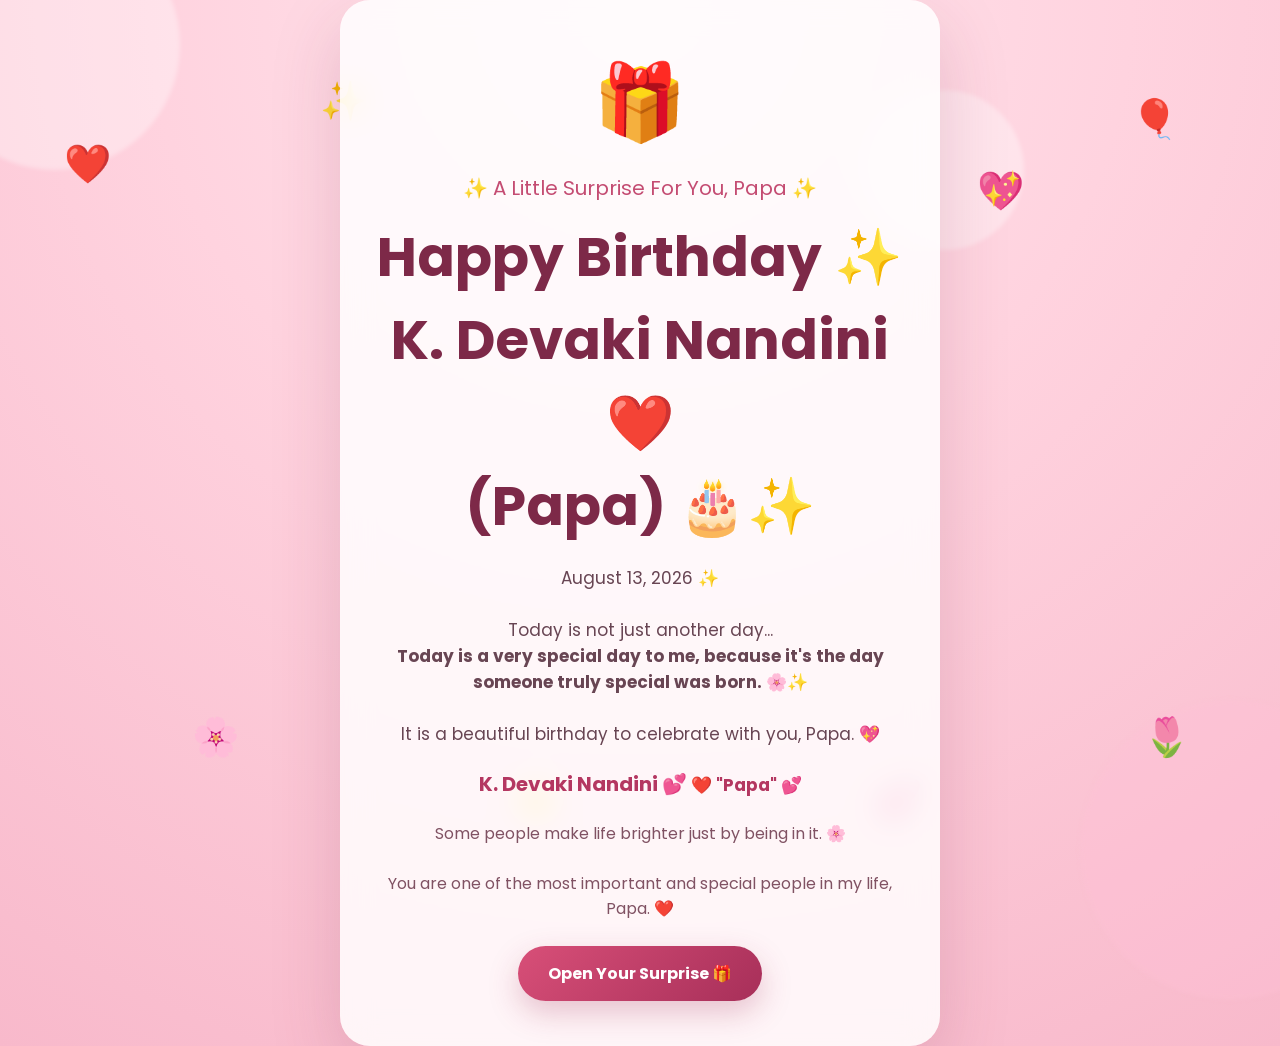
<file: index.html>
<!DOCTYPE html>
<html lang="en">

<head>

    <meta charset="UTF-8">

    <meta
        name="viewport"
        content="width=device-width, initial-scale=1.0"
    >

    <title>
        Wish U Many More Happy Birthday K. Devaki Nandini (Papa) ❤️
    </title>


    <!-- CSS -->

    <link
        rel="stylesheet"
        href="../css/style.css"
    >


    <!-- Font -->

    <link
        href="https://fonts.googleapis.com/css2?family=Poppins:wght@300;400;600;700;800&display=swap"
        rel="stylesheet"
    >

</head>


<body class="intro-page">


    <!-- =========================================
         BACKGROUND DECORATIONS
    ========================================== -->

    <div class="background-animation">

        <div class="circle c1"></div>

        <div class="circle c2"></div>

        <div class="circle c3"></div>

    </div>


    <!-- =========================================
         FLOATING DECORATIONS
    ========================================== -->

    <div class="intro-decoration d1">❤️</div>
    <div class="intro-decoration d2">🌸</div>
    <div class="intro-decoration d3">✨</div>
    <div class="intro-decoration d4">💖</div>
    <div class="intro-decoration d5">🌷</div>
    <div class="intro-decoration d6">💕</div>
    <div class="intro-decoration d7">🎈</div>
    <div class="intro-decoration d8">⭐</div>


    <!-- =========================================
         BACKGROUND MUSIC
    ========================================== -->

    <audio
        id="birthdayMusic"
        loop
        preload="auto"
    >

        <source
            src="../music/birthday.mpeg"
            type="audio/mpeg"
        >

    </audio>


    <!-- =========================================
         MAIN CARD
    ========================================== -->

    <main class="container">


        <!-- Gift -->

        <div class="gift">
            🎁
        </div>


        <!-- Small title -->

        <div class="small-title">

            ✨ A Little Surprise For You, Papa ✨

        </div>


        <!-- Main title -->

        <h1 class="main-title">    
            Happy  Birthday

       ✨ K. Devaki Nandini ❤️
            <br>
            (Papa) 🎂✨

        </h1>


        <!-- Birthday information -->

        <p class="subtitle">

            August 13, 2026 ✨

            <br><br>

            Today is not just another day...

            <br>

            <strong>
                Today is a very special day to me,
                because it's the day someone truly
                special was born. 🌸✨
            </strong>

            <br><br>

            It is a beautiful birthday
            to celebrate with you, Papa. 💖

        </p>


        <!-- Name -->

        <div class="special-name">

            K. Devaki Nandini 💕

            <span>

                ❤️ "Papa" 💕

            </span>

        </div>


        <!-- Message -->

        <p class="little-message">

            Some people make life brighter
            just by being in it. 🌸

            <br><br>

            You are one of the most important
            and special people in my life, Papa. ❤️

        </p>


        <!-- =====================================
             START BUTTON
        ====================================== -->

        <button
            id="startSurprise"
            type="button"
        >

            Open Your Surprise 🎁

        </button>


    </main>


    <!-- =========================================
         SURPRISE TRANSITION
    ========================================== -->

    <div
        id="surpriseTransition"
        class="surprise-transition"
    >

        <div class="transition-content">


            <!-- Gift -->

            <div class="transition-gift">

                🎁

            </div>


            <!-- Main message -->

            <h2>

                Wait Papa... ❤️

            </h2>


            <p>

                Your little surprise
                is getting ready... ✨

            </p>


            <!-- Floating symbols -->

            <div class="transition-hearts">

                ❤️ 💖 ✨ 🌸 💕 🌷

            </div>


            <!-- Loading dots -->

            <div class="loading-dots">

                <span>.</span>
                <span>.</span>
                <span>.</span>

            </div>


        </div>

    </div>


    <!-- =========================================
         JAVASCRIPT
    ========================================== -->

    <script>


        /* =========================================
           FLOATING DECORATION ANIMATION
        ========================================== */

        const decorations =
            document.querySelectorAll(
                ".intro-decoration"
            );


        decorations.forEach(
            function(item, index) {

                item.style.animationDelay =
                    (index * 0.5) + "s";

            }
        );



        /* =========================================
           ELEMENTS
        ========================================== */

        const music =
            document.getElementById(
                "birthdayMusic"
            );


        const startButton =
            document.getElementById(
                "startSurprise"
            );


        const surpriseTransition =
            document.getElementById(
                "surpriseTransition"
            );



        /* =========================================
           NEW SURPRISE
           
           Start music from beginning.
        ========================================== */

        sessionStorage.removeItem(
            "birthdayMusicTime"
        );



        /* =========================================
           MUSIC SAVE TIMER
        ========================================== */

        let musicSaveTimer = null;



        function startSavingMusic() {


            if (musicSaveTimer) {

                clearInterval(
                    musicSaveTimer
                );

            }


            musicSaveTimer =
                setInterval(
                    function() {

                        if (
                            music &&
                            !music.paused
                        ) {

                            sessionStorage.setItem(
                                "birthdayMusicTime",
                                music.currentTime
                            );

                        }

                    },
                    300
                );

        }



        /* =========================================
           START SURPRISE
        ========================================== */

        startButton.addEventListener(
            "click",
            async function() {


                /*
                 * Prevent double click
                 */

                startButton.disabled =
                    true;


                /*
                 * Show surprise animation
                 */

                surpriseTransition.classList.add(
                    "show"
                );


                /*
                 * Start music from beginning
                 */

                try {

                    music.currentTime = 0;

                    await music.play();

                    startSavingMusic();

                }

                catch (error) {

                    console.log(
                        "Music waiting for browser permission."
                    );

                }


                /*
                 * Wait for animation
                 * and then open Catch Me page.
                 */

                setTimeout(
                    function() {

                        /*
                         * Save current music position
                         */

                        if (music) {

                            sessionStorage.setItem(
                                "birthdayMusicTime",
                                music.currentTime
                            );

                        }


                        /*
                         * Small fade transition
                         */

                        document.body.classList.add(
                            "pageOut"
                        );


                        /*
                         * Open Catch page
                         */

                        setTimeout(
                            function() {

                                window.location.href =
                                    "catch.html";

                            },
                            500
                        );


                    },
                    2200
                );

            }
        );



        /* =========================================
           SAVE MUSIC BEFORE LEAVING
        ========================================== */

        window.addEventListener(
            "beforeunload",
            function() {

                if (music) {

                    sessionStorage.setItem(
                        "birthdayMusicTime",
                        music.currentTime
                    );

                }

            }
        );

    </script>


    <!-- =========================================
         SURPRISE TRANSITION CSS
         
         This is kept here so you don't have
         to search through style.css.
    ========================================== -->

    <style>


        .surprise-transition {

            position: fixed;

            inset: 0;

            background:
                radial-gradient(
                    circle at center,
                    #fff7fa 0%,
                    #ffdce8 45%,
                    #f3adc5 100%
                );

            display: flex;

            align-items: center;

            justify-content: center;

            opacity: 0;

            visibility: hidden;

            z-index: 99999;

            transition:
                opacity .5s ease,
                visibility .5s ease;

        }


        .surprise-transition.show {

            opacity: 1;

            visibility: visible;

        }


        .transition-content {

            text-align: center;

            padding: 25px;

            transform:
                scale(.65)
                translateY(20px);

            opacity: 0;

            transition:
                transform .7s ease,
                opacity .7s ease;

        }


        .surprise-transition.show
        .transition-content {

            transform:
                scale(1)
                translateY(0);

            opacity: 1;

        }


        .transition-gift {

            font-size:
                clamp(75px, 18vw, 120px);

            animation:
                transitionGiftBounce
                1s
                infinite
                ease-in-out;

        }


        .transition-content h2 {

            margin-top: 15px;

            color: #862b4d;

            font-size:
                clamp(30px, 7vw, 48px);

        }


        .transition-content p {

            margin-top: 12px;

            color: #704556;

            font-size: 17px;

            line-height: 1.7;

        }


        .transition-hearts {

            margin-top: 25px;

            font-size: 28px;

            letter-spacing: 5px;

            animation:
                transitionHearts
                2s
                infinite
                ease-in-out;

        }


        .loading-dots {

            margin-top: 15px;

            color: #a52f58;

            font-size: 32px;

            font-weight: 800;

            letter-spacing: 5px;

        }


        .loading-dots span {

            display: inline-block;

            animation:
                dotAnimation
                1.2s
                infinite;

        }


        .loading-dots span:nth-child(2) {

            animation-delay:
                .2s;

        }


        .loading-dots span:nth-child(3) {

            animation-delay:
                .4s;

        }


        @keyframes transitionGiftBounce {

            0%,
            100% {

                transform:
                    translateY(0)
                    rotate(0deg)
                    scale(1);

            }

            50% {

                transform:
                    translateY(-18px)
                    rotate(5deg)
                    scale(1.08);

            }

        }


        @keyframes transitionHearts {

            0%,
            100% {

                transform:
                    translateY(0);

                opacity: .7;

            }

            50% {

                transform:
                    translateY(-12px);

                opacity: 1;

            }

        }


        @keyframes dotAnimation {

            0%,
            100% {

                transform:
                    translateY(0);

                opacity: .3;

            }

            50% {

                transform:
                    translateY(-8px);

                opacity: 1;

            }

        }


        /* Mobile */

        @media (max-width: 600px) {

            .transition-content {

                width: 90%;

            }


            .transition-hearts {

                font-size: 23px;

                letter-spacing: 2px;

            }

        }

    </style>


</body>

</html>
</file>
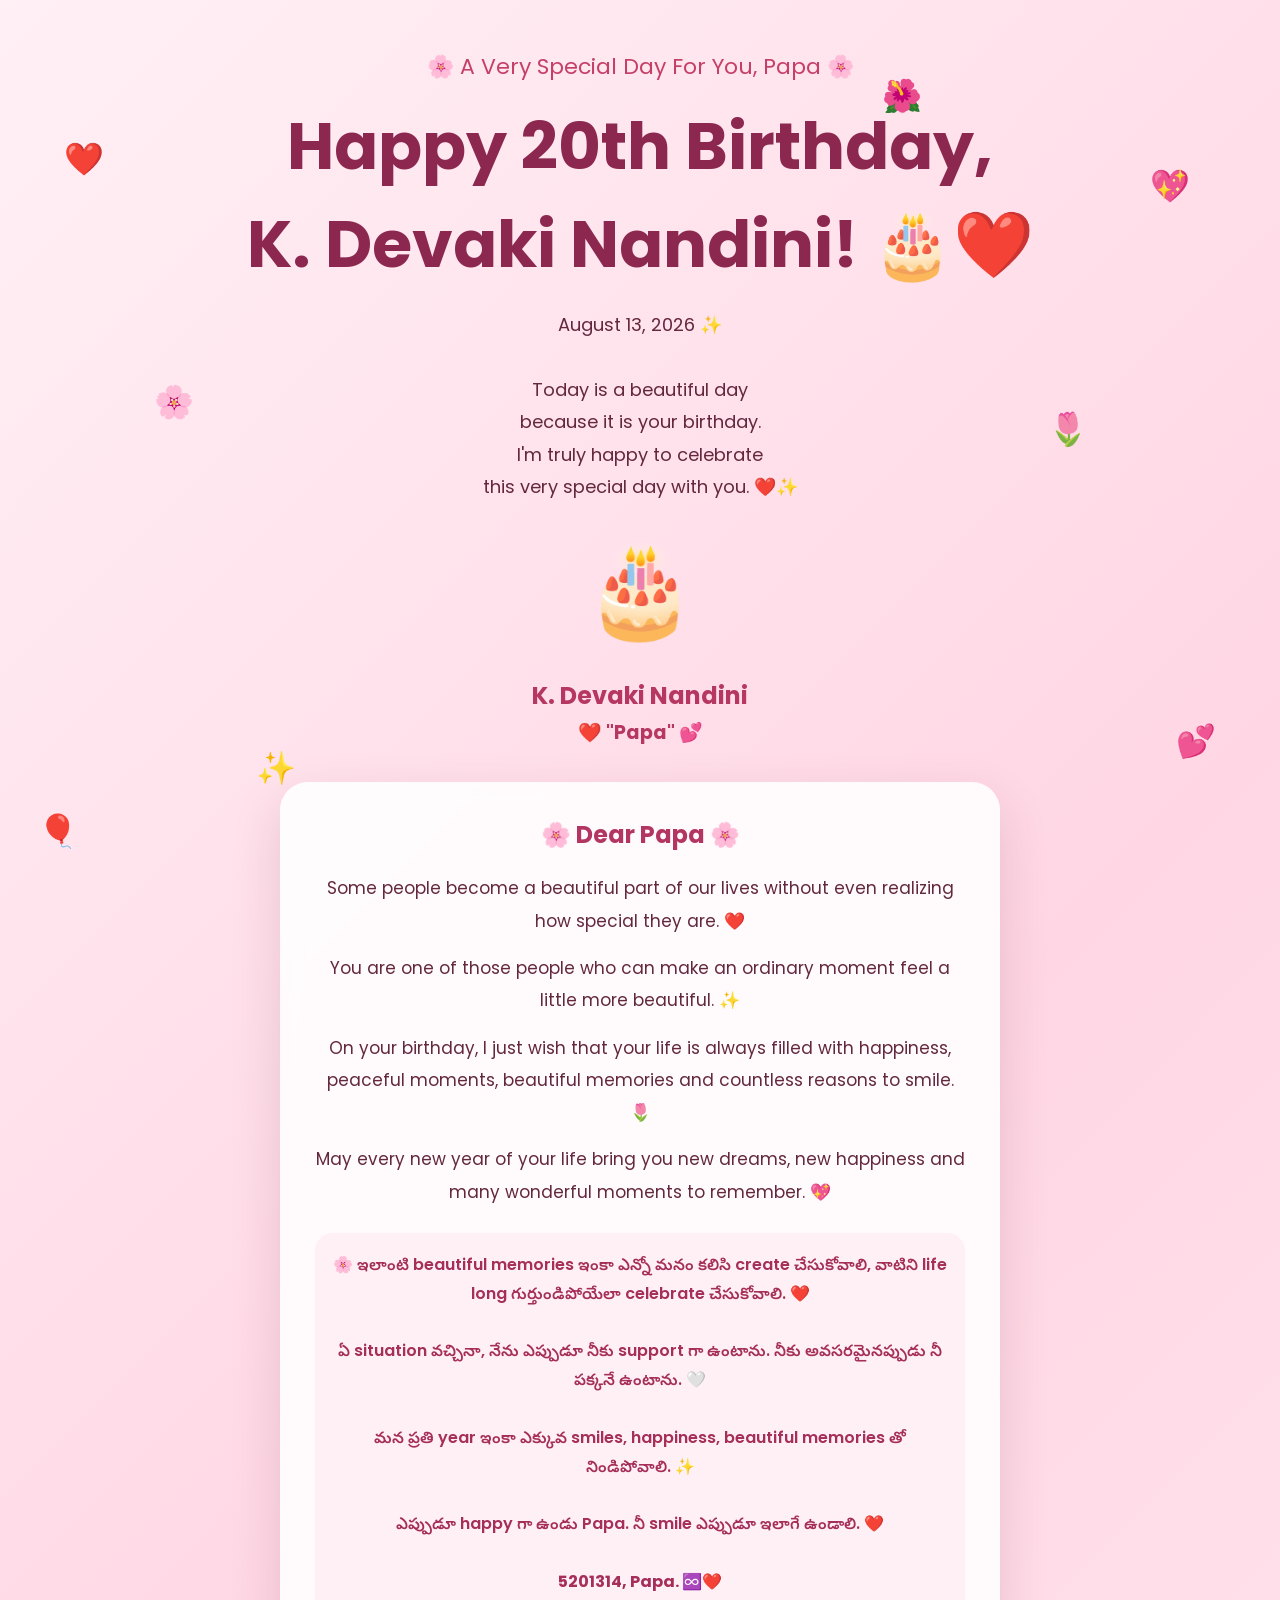
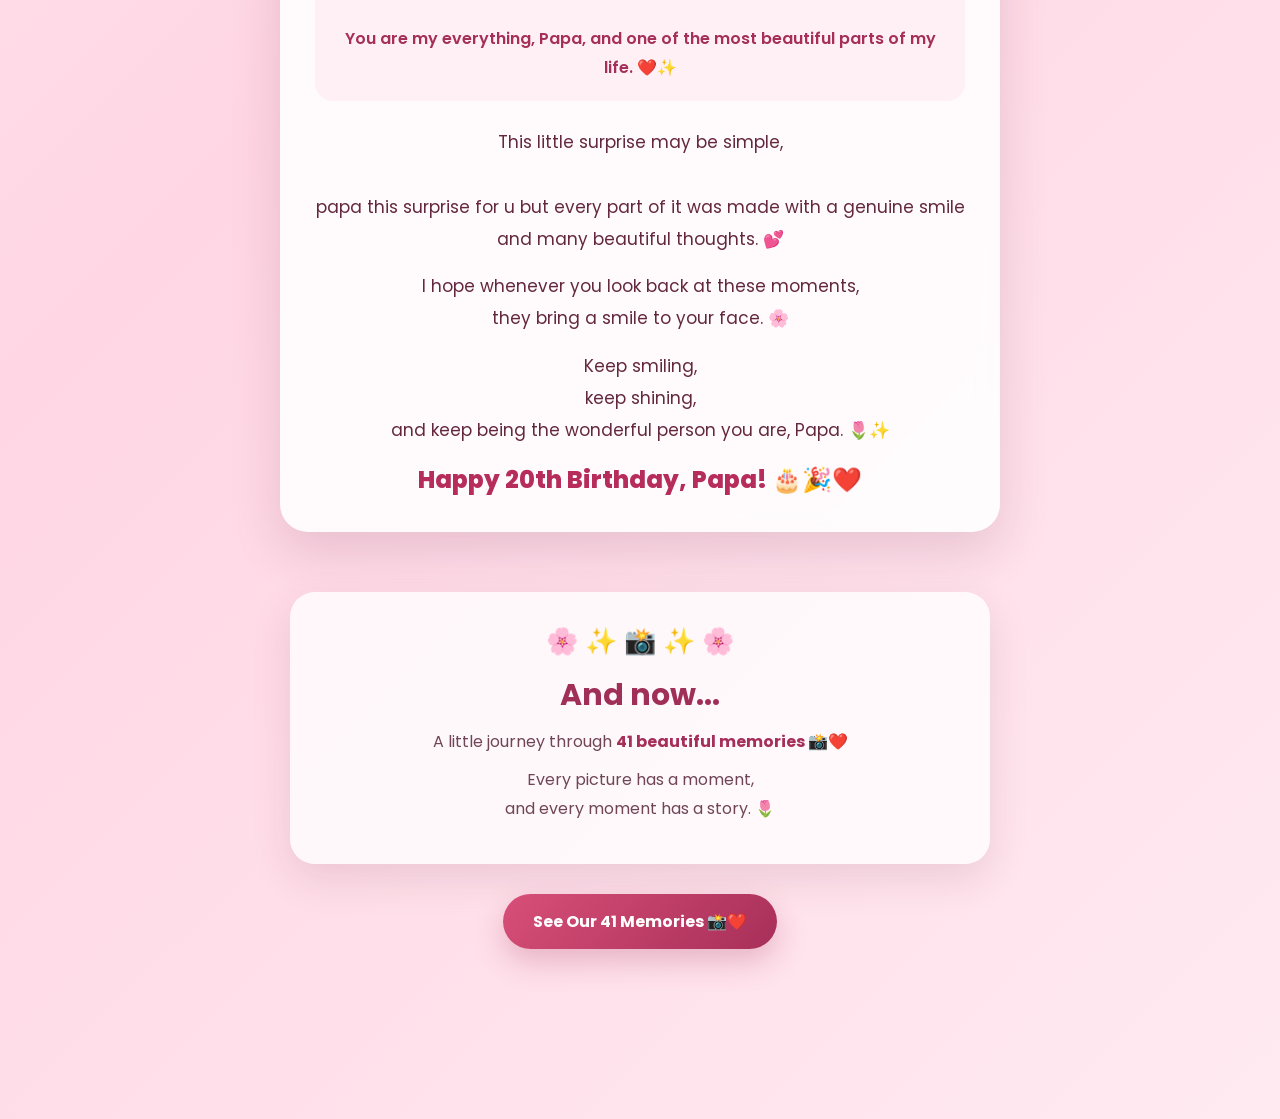
<file: birthday.html>
<!DOCTYPE html>
<html lang="en">

<head>

    <meta charset="UTF-8">

    <meta
        name="viewport"
        content="width=device-width, initial-scale=1.0"
    >

    <title>Happy 20th Birthday K. Devaki Nandini ❤️</title>


    <!-- EXISTING CSS -->

    <link
        rel="stylesheet"
        href="../css/style.css"
    >


    <!-- GOOGLE FONT -->

    <link
        href="https://fonts.googleapis.com/css2?family=Noto+Sans+Telugu:wght@400;500;600;700;800&family=Poppins:wght@300;400;500;600;700;800&display=swap"
        rel="stylesheet"
    >


    <style>

        /* =================================================
           IMPORTANT PAGE FIX
           ================================================= */

        html,
        body {

            width: 100%;

            min-height: 100%;

            height: auto !important;

            margin: 0;

            padding: 0;

            overflow-x: hidden !important;

            overflow-y: auto !important;

        }


        body.birthday-page {

            min-height: 100vh !important;

            height: auto !important;

            overflow-x: hidden !important;

            overflow-y: auto !important;

        }


        .birthday-content {

            width: 100%;

            min-height: 100vh;

            height: auto !important;

            overflow: visible !important;

            padding-top: 50px;

            padding-bottom: 100px;

            box-sizing: border-box;

        }


        /* =================================================
           BIRTHDAY CONTENT
           ================================================= */

        .birthday-top {

            position: relative;

            z-index: 5;

        }


        .birthday-title {

            position: relative;

            z-index: 5;

            margin-left: auto;

            margin-right: auto;

        }


        .birthday-subtitle {

            position: relative;

            z-index: 5;

        }


        .birthday-cake {

            position: relative;

            z-index: 5;

        }


        .birthday-name {

            position: relative;

            z-index: 5;

        }


        /* =================================================
           WISH CARD
           ================================================= */

        .wish-card {

            position: relative;

            z-index: 5;

            width: min(90%, 800px);

            margin: 35px auto;

            box-sizing: border-box;

            height: auto !important;

            min-height: 0 !important;

            overflow: visible !important;

        }


        .wish-card p {

            overflow: visible !important;

        }


        .special-line {

            height: auto !important;

            min-height: 0 !important;

            overflow: visible !important;

            white-space: normal !important;

            word-wrap: break-word;

            overflow-wrap: anywhere;

        }


        /* =================================================
           MEMORIES INTRO
           ================================================= */

        .memories-intro {

            position: relative;

            z-index: 20;

            width: min(92%, 700px);

            margin: 60px auto 30px;

            padding: 30px 25px;

            box-sizing: border-box;

            border-radius: 25px;

            background:
                rgba(255,255,255,.78);

            box-shadow:
                0 15px 40px
                rgba(100,30,60,.12);

            text-align: center;

            display: block;

            visibility: visible;

            opacity: 1;

            height: auto !important;

            min-height: 0 !important;

            overflow: visible !important;

        }


        .memory-mini-icons {

            font-size: 26px;

            margin-bottom: 12px;

            animation:
                memoryMiniFloat
                2s
                infinite
                ease-in-out;

        }


        .memories-intro h2 {

            margin: 10px 0;

            color: #9f2f57;

            font-size: 30px;

        }


        .memories-intro p {

            margin: 10px 0;

            color: #704556;

            line-height: 1.8;

        }


        .memories-intro strong {

            color: #a52f58;

        }


        /* =================================================
           GALLERY BUTTON
           ================================================= */

        .continue-btn {

            position: relative;

            z-index: 100;

            display: block !important;

            visibility: visible !important;

            opacity: 1 !important;

            margin: 25px auto 70px;

            cursor: pointer;

            pointer-events: auto !important;

            height: auto !important;

            min-height: 50px;

        }


        /* =================================================
           FLOATING DECORATIONS
           ================================================= */

        .birthday-floating {

            position: fixed;

            font-size: 32px;

            z-index: 1;

            pointer-events: none;

            animation:
                birthdayFloat
                6s
                infinite
                ease-in-out;

        }


        .birthday-f1 {
            left: 5%;
            top: 15%;
        }

        .birthday-f2 {
            left: 12%;
            top: 42%;
        }

        .birthday-f3 {
            left: 20%;
            bottom: 12%;
        }

        .birthday-f4 {
            right: 7%;
            top: 18%;
        }

        .birthday-f5 {
            right: 15%;
            top: 45%;
        }

        .birthday-f6 {
            right: 5%;
            bottom: 15%;
        }

        .birthday-f7 {
            left: 3%;
            bottom: 5%;
        }

        .birthday-f8 {
            right: 28%;
            top: 8%;
        }


        @keyframes birthdayFloat {

            0%,
            100% {

                transform:
                    translateY(0)
                    rotate(0deg);

            }

            50% {

                transform:
                    translateY(-22px)
                    rotate(7deg);

            }

        }


        /* =================================================
           MEMORY INTRO ANIMATION
           ================================================= */

        @keyframes memoryMiniFloat {

            0%,
            100% {

                transform:
                    translateY(0);

            }

            50% {

                transform:
                    translateY(-8px);

            }

        }


        /* =================================================
           MEMORY TRANSITION
           ================================================= */

        .memory-transition {

            position: fixed;

            inset: 0;

            display: flex;

            align-items: center;

            justify-content: center;

            background:
                radial-gradient(
                    circle at center,
                    #fffafd 0%,
                    #ffe1ec 48%,
                    #f3b0c8 100%
                );

            opacity: 0;

            visibility: hidden;

            z-index: 99999;

            transition:
                opacity .6s ease,
                visibility .6s ease;

        }


        .memory-transition.show {

            opacity: 1;

            visibility: visible;

        }


        .memory-transition-content {

            width: min(90%, 600px);

            text-align: center;

            padding: 30px;

            box-sizing: border-box;

            opacity: 0;

            transform:
                scale(.65)
                translateY(35px);

            transition:
                transform .8s ease,
                opacity .8s ease;

        }


        .memory-transition.show
        .memory-transition-content {

            opacity: 1;

            transform:
                scale(1)
                translateY(0);

        }


        .transition-symbols {

            font-size: 25px;

            letter-spacing: 4px;

            animation:
                transitionSymbols
                2s
                infinite
                ease-in-out;

        }


        .transition-camera {

            font-size:
                clamp(75px, 18vw, 125px);

            margin: 15px 0;

            animation:
                cameraAnimation
                1.5s
                infinite
                ease-in-out;

        }


        .memory-transition h2 {

            color: #862b4d;

            font-size:
                clamp(28px, 7vw, 45px);

            margin: 15px 0;

        }


        .memory-transition p {

            color: #704556;

            font-size: 17px;

            line-height: 1.8;

        }


        .transition-quote {

            display: inline-block;

            margin-top: 18px;

            padding: 12px 24px;

            border-radius: 30px;

            background:
                rgba(255,255,255,.8);

            color: #a12f57;

            font-weight: 600;

        }


        .transition-loading {

            margin-top: 22px;

            font-size: 25px;

            letter-spacing: 8px;

        }


        .transition-loading span {

            display: inline-block;

            animation:
                transitionDots
                1.2s
                infinite;

        }


        .transition-loading span:nth-child(2) {

            animation-delay: .2s;

        }


        .transition-loading span:nth-child(3) {

            animation-delay: .4s;

        }


        @keyframes cameraAnimation {

            0%,
            100% {

                transform:
                    scale(1)
                    rotate(-3deg);

            }

            50% {

                transform:
                    scale(1.12)
                    rotate(3deg);

            }

        }


        @keyframes transitionSymbols {

            0%,
            100% {

                transform:
                    translateY(0);

                opacity: .7;

            }

            50% {

                transform:
                    translateY(-12px);

                opacity: 1;

            }

        }


        @keyframes transitionDots {

            0%,
            100% {

                transform:
                    translateY(0);

                opacity: .4;

            }

            50% {

                transform:
                    translateY(-8px);

                opacity: 1;

            }

        }


        /* =================================================
           PAGE OUT
           ================================================= */

        body.pageOut {

            overflow: hidden !important;

        }


        /* =================================================
           MOBILE
           ================================================= */

        @media (max-width: 600px) {

            .birthday-content {

                padding-top: 35px;

                padding-bottom: 80px;

            }


            .birthday-floating {

                font-size: 25px;

            }


            .wish-card {

                width: 92%;

                margin-top: 30px;

            }


            .memories-intro {

                width: 92%;

                padding: 24px 18px;

                margin-top: 45px;

            }


            .memories-intro h2 {

                font-size: 25px;

            }


            .continue-btn {

                width: 88%;

                margin-bottom: 70px;

            }


            .transition-symbols {

                font-size: 20px;

                letter-spacing: 1px;

            }

        }

    </style>

</head>


<body class="birthday-page">


    <!-- =================================================
         MUSIC
         ================================================= -->

    <audio
        id="birthdayMusic"
        loop
        preload="auto"
    >

        <source
            src="../music/birthday.mpeg"
            type="audio/mpeg"
        >

    </audio>


    <!-- =================================================
         FLOATING DECORATIONS
         ================================================= -->

    <div class="birthday-floating birthday-f1">
        ❤️
    </div>

    <div class="birthday-floating birthday-f2">
        🌸
    </div>

    <div class="birthday-floating birthday-f3">
        ✨
    </div>

    <div class="birthday-floating birthday-f4">
        💖
    </div>

    <div class="birthday-floating birthday-f5">
        🌷
    </div>

    <div class="birthday-floating birthday-f6">
        💕
    </div>

    <div class="birthday-floating birthday-f7">
        🎈
    </div>

    <div class="birthday-floating birthday-f8">
        🌺
    </div>


    <!-- =================================================
         CONFETTI
         ================================================= -->

    <div id="confetti"></div>


    <!-- =================================================
         MAIN CONTENT
         ================================================= -->

    <main class="birthday-content">


        <!-- TOP -->

        <div class="birthday-top">

            🌸 A Very Special Day For You, Papa 🌸

        </div>


        <!-- TITLE -->

        <h1 class="birthday-title">

            Happy 20th Birthday,

            <br>

            K. Devaki Nandini! 🎂❤️

        </h1>


        <!-- DATE -->

        <p class="birthday-subtitle">

            August 13, 2026 ✨

            <br><br>

            Today is a beautiful day

            <br>

            because it is your birthday.

            <br>

            I'm truly happy to celebrate

            <br>

            this very special day with you. ❤️✨

        </p>


        <!-- CAKE -->

        <div class="birthday-cake">

            🎂

        </div>


        <!-- NAME -->

        <div class="birthday-name">

            K. Devaki Nandini

            <span>

                ❤️ "Papa" 💕

            </span>

        </div>


        <!-- =================================================
             MAIN MESSAGE
             ================================================= -->

        <div class="wish-card">


            <h2>

                🌸 Dear Papa 🌸

            </h2>


            <p>

                Some people become a beautiful
                part of our lives without even
                realizing how special they are. ❤️

            </p>


            <p>

                You are one of those people
                who can make an ordinary moment
                feel a little more beautiful. ✨

            </p>


            <p>

                On your birthday, I just wish
                that your life is always filled
                with happiness, peaceful moments,
                beautiful memories and countless
                reasons to smile. 🌷

            </p>


            <p>

                May every new year of your life
                bring you new dreams,
                new happiness and many wonderful
                moments to remember. 💖

            </p>


            <!-- SPECIAL MESSAGE -->

            <div class="special-line">

                🌸 ఇలాంటి beautiful memories ఇంకా ఎన్నో మనం కలిసి create చేసుకోవాలి,
                వాటిని life long గుర్తుండిపోయేలా celebrate చేసుకోవాలి. ❤️

                <br><br>

                ఏ situation వచ్చినా,
                నేను ఎప్పుడూ నీకు support గా ఉంటాను.
                నీకు అవసరమైనప్పుడు నీ పక్కనే ఉంటాను. 🤍

                <br><br>

                మన ప్రతి year ఇంకా ఎక్కువ smiles,
                happiness, beautiful memories తో నిండిపోవాలి. ✨

                <br><br>

                ఎప్పుడూ happy గా ఉండు Papa.
                నీ smile ఎప్పుడూ ఇలాగే ఉండాలి. ❤️

                <br><br>

                <strong>
                    5201314, Papa. ♾️❤️
                </strong>

                <br><br>

                You are my everything, Papa,
                and one of the most beautiful parts
                of my life. ❤️✨

            </div>


            <p>

                This little surprise may be simple,

                <br><br>

                papa this surprise for u but every
                part of it was made with a genuine
                smile and many beautiful thoughts. 💕

            </p>


            <p>

                I hope whenever you look back
                at these moments,

                <br>

                they bring a smile to your face. 🌸

            </p>


            <p>

                Keep smiling,

                <br>

                keep shining,

                <br>

                and keep being the wonderful
                person you are, Papa. 🌷✨

            </p>


            <!-- FINAL WISH -->

            <div class="final-wish">

                Happy 20th Birthday, Papa! 🎂🎉❤️

            </div>


        </div>


        <!-- =================================================
             MEMORIES INTRO
             ================================================= -->

        <div class="memories-intro">

            <div class="memory-mini-icons">

                🌸 ✨ 📸 ✨ 🌸

            </div>


            <h2>

                And now...

            </h2>


            <p>

                A little journey through

                <strong>
                    41 beautiful memories
                </strong>

                📸❤️

            </p>


            <p>

                Every picture has a moment,

                <br>

                and every moment has a story. 🌷

            </p>

        </div>


        <!-- =================================================
             GALLERY BUTTON
             ================================================= -->

        <button
            id="memoryButton"
            class="continue-btn"
            type="button"
        >

            See Our 41 Memories 📸❤️

        </button>


    </main>


    <!-- =================================================
         TRANSITION SCREEN
         ================================================= -->

    <div
        id="memoryTransition"
        class="memory-transition"
    >

        <div class="memory-transition-content">


            <div class="transition-symbols">

                🌸 ❤️ ✨ 📸 ✨ ❤️ 🌸

            </div>


            <div class="transition-camera">

                📸

            </div>


            <h2>

                One More Little Surprise... ❤️

            </h2>


            <p>

                41 beautiful memories

                <br>

                are waiting for you...

            </p>


            <div class="transition-quote">

                Every picture has a story. 🌷

            </div>


            <div class="transition-loading">

                <span>❤️</span>

                <span>✨</span>

                <span>🌸</span>

            </div>


        </div>

    </div>


    <!-- =================================================
         JAVASCRIPT
         ================================================= -->

    <script>

        document.addEventListener(
            "DOMContentLoaded",
            function () {


                /* =================================================
                   MUSIC
                   ================================================= */

                const music =
                    document.getElementById(
                        "birthdayMusic"
                    );


                const savedMusicTime =
                    sessionStorage.getItem(
                        "birthdayMusicTime"
                    );


                if (music) {

                    music.addEventListener(
                        "loadedmetadata",
                        function () {

                            if (savedMusicTime) {

                                const time =
                                    parseFloat(
                                        savedMusicTime
                                    );


                                if (
                                    !isNaN(time) &&
                                    time >= 0 &&
                                    time < music.duration
                                ) {

                                    music.currentTime =
                                        time;

                                }

                            }


                            music.play().catch(
                                function () {

                                    console.log(
                                        "Music requires user interaction."
                                    );

                                }
                            );

                        }
                    );


                    /* SAVE MUSIC */

                    setInterval(
                        function () {

                            if (
                                music &&
                                !music.paused
                            ) {

                                sessionStorage.setItem(
                                    "birthdayMusicTime",
                                    music.currentTime
                                );

                            }

                        },
                        300
                    );


                    /* START MUSIC AFTER CLICK */

                    document.addEventListener(
                        "click",
                        function () {

                            if (
                                music &&
                                music.paused
                            ) {

                                music.play().catch(
                                    function () {}
                                );

                            }

                        },
                        {
                            once: true
                        }
                    );

                }


                /* =================================================
                   CONFETTI
                   ================================================= */

                const confettiContainer =
                    document.getElementById(
                        "confetti"
                    );


                const symbols = [

                    "❤️",
                    "💖",
                    "💕",
                    "✨",
                    "🌸",
                    "🌷",
                    "🎉",
                    "🎈",
                    "💫"

                ];


                if (confettiContainer) {

                    for (
                        let i = 0;
                        i < 55;
                        i++
                    ) {

                        const piece =
                            document.createElement(
                                "span"
                            );


                        piece.className =
                            "confetti-piece";


                        piece.textContent =
                            symbols[
                                Math.floor(
                                    Math.random() *
                                    symbols.length
                                )
                            ];


                        piece.style.left =
                            Math.random() * 100 + "%";


                        piece.style.animationDelay =
                            Math.random() * 5 + "s";


                        piece.style.animationDuration =
                            (
                                3 +
                                Math.random() * 4
                            ) + "s";


                        confettiContainer.appendChild(
                            piece
                        );

                    }

                }


                /* =================================================
                   GALLERY BUTTON
                   ================================================= */

                const memoryButton =
                    document.getElementById(
                        "memoryButton"
                    );


                const memoryTransition =
                    document.getElementById(
                        "memoryTransition"
                    );


                if (
                    memoryButton &&
                    memoryTransition
                ) {

                    memoryButton.addEventListener(
                        "click",
                        function () {


                            /* Prevent double click */

                            if (
                                memoryButton.disabled
                            ) {

                                return;

                            }


                            memoryButton.disabled =
                                true;


                            memoryButton.style.pointerEvents =
                                "none";


                            /* Save music */

                            if (music) {

                                sessionStorage.setItem(
                                    "birthdayMusicTime",
                                    music.currentTime
                                );

                            }


                            /* Show transition */

                            memoryTransition.classList.add(
                                "show"
                            );


                            /*
                             * Go to gallery.
                             *
                             * gallery.html must be in
                             * the SAME folder as birthday.html
                             */

                            setTimeout(
                                function () {

                                    window.location.assign(
                                        "./gallery.html"
                                    );

                                },
                                2500
                            );

                        }
                    );

                }

            }

        );

    </script>


</body>

</html>
</file>
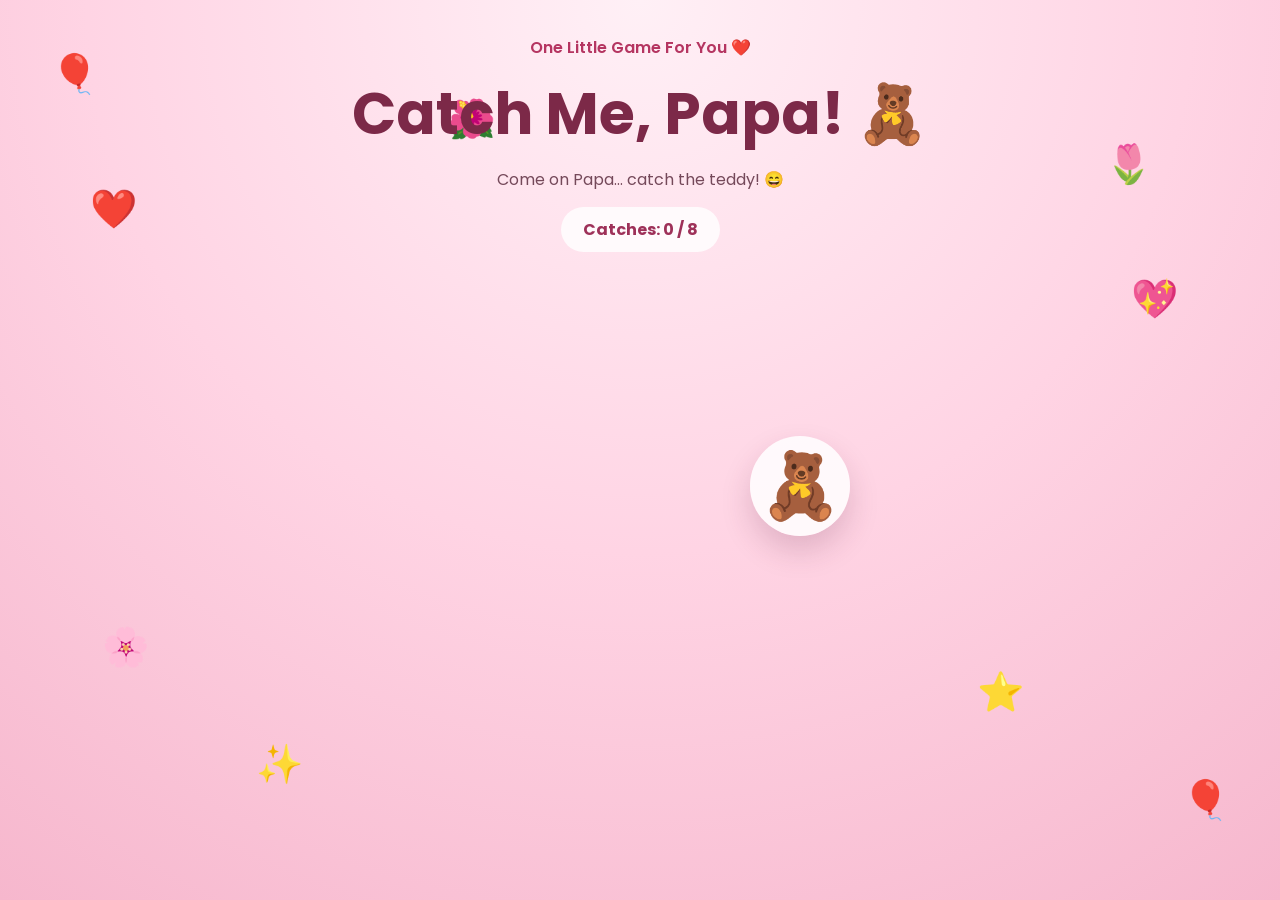
<file: catch.html>
<!DOCTYPE html>
<html lang="en">

<head>

    <meta charset="UTF-8">

    <meta
        name="viewport"
        content="width=device-width, initial-scale=1.0"
    >

    <title>Catch Me Papa! 🧸</title>

    <link
        rel="stylesheet"
        href="../css/style.css"
    >

    <link
        href="https://fonts.googleapis.com/css2?family=Poppins:wght@300;400;500;600;700;800&display=swap"
        rel="stylesheet"
    >

</head>


<body class="catch-page">


    <!-- =========================================
         MUSIC
    ========================================== -->

    <audio
        id="birthdayMusic"
        loop
        preload="auto"
    >

        <source
            src="../music/birthday.mpeg"
            type="audio/mpeg"
        >

    </audio>



    <!-- =========================================
         BACKGROUND
    ========================================== -->

    <div class="catch-background">

        <div class="floating-heart heart1">❤️</div>
        <div class="floating-heart heart2">💖</div>

        <div class="floating-star star1">✨</div>
        <div class="floating-star star2">⭐</div>

        <div class="floating-flower flower1">🌸</div>
        <div class="floating-flower flower2">🌷</div>
        <div class="floating-flower flower3">🌺</div>

        <div class="floating-balloon balloon1">🎈</div>
        <div class="floating-balloon balloon2">🎈</div>

    </div>



    <!-- =========================================
         HEADER
    ========================================== -->

    <header class="catch-header">

        <div class="catch-small">
            One Little Game For You ❤️
        </div>


        <h1>
            Catch Me, Papa! 🧸
        </h1>


        <p id="catchMessage">

            Come on Papa...
            catch the teddy! 😄

        </p>


        <div class="counter">

            Catches:
            <span id="catchCount">0</span>
            / 8

        </div>

    </header>



    <!-- =========================================
         TEDDY
    ========================================== -->

    <button
        id="teddy"
        class="teddy"
        aria-label="Catch the teddy"
    >

        🧸

    </button>



    <!-- =========================================
         TAP MESSAGE
    ========================================== -->

    <div
        id="tapMessage"
        class="tap-message"
    ></div>



    <!-- =========================================
         JAVASCRIPT
    ========================================== -->

    <script>


        /* =========================================
           ELEMENTS
        ========================================== */

        const teddy =
            document.getElementById("teddy");

        const catchCount =
            document.getElementById("catchCount");

        const catchMessage =
            document.getElementById("catchMessage");

        const tapMessage =
            document.getElementById("tapMessage");

        const music =
            document.getElementById("birthdayMusic");



        /* =========================================
           SETTINGS
        ========================================== */

        const REQUIRED_CATCHES = 8;



        /* =========================================
           VARIABLES
        ========================================== */

        let catches = 0;

        let gameFinished = false;



        /* =========================================
           MESSAGES
        ========================================== */

        const messages = [

            "Oops! Too slow! 😜",

            "Almost got me Papa! 😂",

            "Hehe... try again! 🧸",

            "You're getting closer! 💕",

            "Nice try Papa! ✨",

            "You are almost there! 😄",

            "Just one more... maybe! 🧸",

            "Okay okay... you got me! ❤️"

        ];



        /* =========================================
           MUSIC RESTORE
        ========================================== */

        const savedTime =
            sessionStorage.getItem(
                "birthdayMusicTime"
            );


        music.addEventListener(
            "loadedmetadata",
            function () {

                if (savedTime) {

                    const time =
                        parseFloat(savedTime);


                    if (
                        !isNaN(time) &&
                        time >= 0 &&
                        time < music.duration
                    ) {

                        music.currentTime =
                            time;

                    }

                }


                music.play().catch(
                    function () {

                        console.log(
                            "Music waiting for interaction."
                        );

                    }
                );

            }
        );



        /* =========================================
           SAVE MUSIC POSITION
        ========================================== */

        setInterval(
            function () {

                if (
                    music &&
                    !music.paused
                ) {

                    sessionStorage.setItem(
                        "birthdayMusicTime",
                        music.currentTime
                    );

                }

            },
            300
        );



        /* =========================================
           START MUSIC AFTER USER TOUCH
        ========================================== */

        document.addEventListener(
            "click",
            function () {

                if (
                    music &&
                    music.paused
                ) {

                    music.play().catch(
                        function () {}
                    );

                }

            },
            {
                once: true
            }
        );



        /* =========================================
           MOVE TEDDY
        ========================================== */

        function moveTeddy() {


            if (gameFinished) {

                return;

            }


            const teddyWidth =
                teddy.offsetWidth;

            const teddyHeight =
                teddy.offsetHeight;


            const maxX =
                window.innerWidth -
                teddyWidth -
                20;


            const maxY =
                window.innerHeight -
                teddyHeight -
                30;


            const minY = 180;


            const x =
                Math.random() *
                Math.max(maxX, 20);


            const y =
                minY +
                Math.random() *
                Math.max(
                    maxY - minY,
                    20
                );


            teddy.style.left =
                x + "px";


            teddy.style.top =
                y + "px";

        }



        /* =========================================
           SHOW TAP MESSAGE
        ========================================== */

        function showMessage(text) {


            tapMessage.textContent =
                text;


            tapMessage.classList.add(
                "show"
            );


            setTimeout(
                function () {

                    tapMessage.classList.remove(
                        "show"
                    );

                },
                900
            );

        }



        /* =========================================
           TEDDY CLICK
        ========================================== */

        teddy.addEventListener(
            "click",
            function () {


                /* Prevent extra clicks
                   after completing game */

                if (gameFinished) {

                    return;

                }


                /* Increase catch count */

                catches++;


                catchCount.textContent =
                    catches;



                /* Jump animation */

                teddy.classList.remove(
                    "jump"
                );


                void teddy.offsetWidth;


                teddy.classList.add(
                    "jump"
                );



                /* =================================
                   CATCHES 1 - 7
                ================================= */

                if (
                    catches <
                    REQUIRED_CATCHES
                ) {


                    showMessage(
                        messages[
                            catches - 1
                        ]
                    );


                    /*
                     * Move teddy after
                     * every catch
                     */

                    setTimeout(
                        function () {

                            moveTeddy();

                        },
                        250
                    );


                    /*
                     * Different message
                     * for last attempt
                     */

                    if (
                        catches === 7
                    ) {

                        catchMessage.textContent =
                            "One final catch, Papa... 🧸❤️";

                    }

                }



                /* =================================
                   8TH CATCH
                ================================= */

                if (
                    catches ===
                    REQUIRED_CATCHES
                ) {


                    gameFinished =
                        true;


                    /* Update message */

                    catchMessage.textContent =
                        "You caught me, Papa! ❤️";


                    /* Change teddy */

                    teddy.textContent =
                        "🎁";


                    /* Final message */

                    showMessage(
                        "Your real surprise is waiting... ✨"
                    );


                    /*
                     * Save music position
                     */

                    sessionStorage.setItem(
                        "birthdayMusicTime",
                        music.currentTime
                    );


                    /*
                     * Stop teddy movement
                     */

                    teddy.style.pointerEvents =
                        "none";


                    /*
                     * Open birthday page
                     * after short delay
                     */

                    setTimeout(
                        function () {


                            document.body.classList.add(
                                "pageOut"
                            );


                            setTimeout(
                                function () {


                                    window.location.href =
                                        "birthday.html";


                                },
                                700
                            );


                        },
                        1300
                    );

                }

            }
        );



        /* =========================================
           RESIZE
        ========================================== */

        window.addEventListener(
            "resize",
            moveTeddy
        );



        /* =========================================
           START GAME
        ========================================== */

        moveTeddy();


    </script>


</body>

</html>
</file>
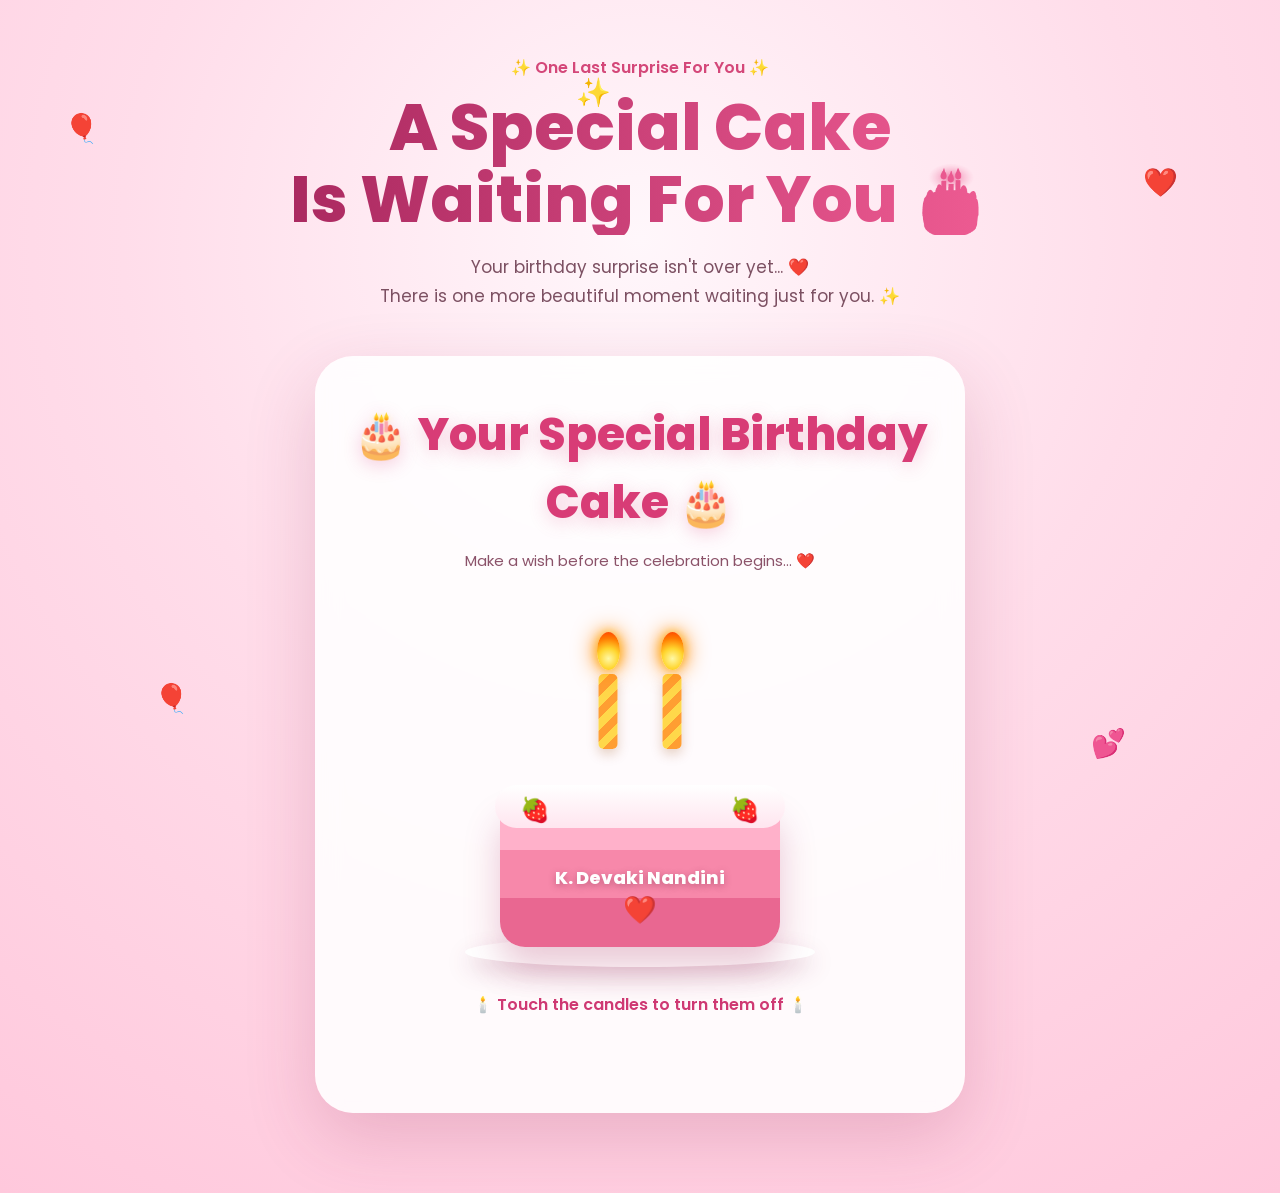
<file: cutting.html>
<!DOCTYPE html>
<html lang="en">

<head>

    <meta charset="UTF-8">

    <meta
        name="viewport"
        content="width=device-width, initial-scale=1.0"
    >

    <title>One Special Surprise 🎂❤️</title>

    <link
        href="https://fonts.googleapis.com/css2?family=Poppins:wght@400;500;600;700;800&display=swap"
        rel="stylesheet"
    >

    <style>

        * {
            box-sizing: border-box;
            margin: 0;
            padding: 0;
        }

        body {
            min-height: 100vh;
            overflow-x: hidden;

            font-family: "Poppins", sans-serif;

            background:
                radial-gradient(
                    circle at 50% 20%,
                    #fff7fb 0%,
                    #ffddea 45%,
                    #ffc8dc 100%
                );

            color: #7d294d;
        }


        /* ==============================
           BACKGROUND
        ============================== */

        .background {
            position: fixed;
            inset: 0;
            overflow: hidden;
            pointer-events: none;
            z-index: 0;
        }


        .floating {
            position: absolute;
            font-size: 28px;

            animation:
                floatAround
                5s
                ease-in-out
                infinite;
        }


        .f1 {
            left: 5%;
            top: 12%;
        }

        .f2 {
            right: 8%;
            top: 18%;
            animation-delay: 1s;
        }

        .f3 {
            left: 12%;
            bottom: 20%;
            animation-delay: 2s;
        }

        .f4 {
            right: 12%;
            bottom: 15%;
            animation-delay: 1.5s;
        }

        .f5 {
            left: 45%;
            top: 8%;
            animation-delay: .5s;
        }


        @keyframes floatAround {

            0%, 100% {
                transform:
                    translateY(0)
                    rotate(-5deg);
            }

            50% {
                transform:
                    translateY(-25px)
                    rotate(5deg);
            }
        }


        /* ==============================
           MAIN
        ============================== */

        .container {
            position: relative;
            z-index: 2;

            width: min(94%, 850px);

            margin: auto;

            padding:
                55px
                20px
                80px;

            text-align: center;
        }


        /* ==============================
           INTRO
        ============================== */

        .surprise-label {

            font-size: 16px;

            font-weight: 600;

            color: #d44779;

            animation:
                softGlow
                2s
                infinite
                alternate;
        }


        .title {

            margin-top: 12px;

            font-size:
                clamp(35px, 8vw, 65px);

            font-weight: 800;

            line-height: 1.1;

            background:
                linear-gradient(
                    90deg,
                    #a5255c,
                    #f35f96,
                    #ff9fc1,
                    #a5255c
                );

            background-size: 300% auto;

            -webkit-background-clip: text;
            background-clip: text;

            color: transparent;

            animation:
                shineText
                4s
                linear
                infinite;
        }


        .subtitle {

            margin-top: 18px;

            font-size: 17px;

            line-height: 1.7;

            color: #7c5062;
        }


        /* ==============================
           CAKE CARD
        ============================== */

        .cake-card {

            position: relative;

            margin:
                45px
                auto
                0;

            width: min(100%, 650px);

            min-height: 700px;

            padding:
                45px
                20px
                60px;

            border-radius: 38px;

            background:
                rgba(255,255,255,.88);

            box-shadow:
                0 25px 70px
                rgba(151,39,87,.20);

            backdrop-filter:
                blur(12px);

            overflow: hidden;
        }


        /* ==============================
           CAKE TITLE
        ============================== */

        .cake-title {

            font-size:
                clamp(27px, 6vw, 45px);

            font-weight: 800;

            color: #d83c76;

            text-shadow:
                0 4px 18px
                rgba(218,60,118,.25);
        }


        .cake-hint {

            margin-top: 12px;

            font-size: 15px;

            color: #8b5269;
        }


        /* ==============================
           CAKE STAGE
        ============================== */

        .cake-stage {

            position: relative;

            width: 100%;

            height: 390px;

            margin-top: 30px;
        }


        /* ==============================
           PLATE
        ============================== */

        .plate {

            position: absolute;

            left: 50%;

            bottom: 25px;

            transform:
                translateX(-50%);

            width: 350px;

            max-width: 85%;

            height: 30px;

            border-radius: 50%;

            background: white;

            box-shadow:
                0 10px 25px
                rgba(120,30,70,.2);
        }


        /* ==============================
           CAKE
        ============================== */

        .cake {

            position: absolute;

            left: 50%;

            bottom: 45px;

            transform:
                translateX(-50%);

            width: 280px;

            height: 145px;

            border-radius:
                18px
                18px
                25px
                25px;

            background:
                linear-gradient(
                    to bottom,
                    #ffb1ca 0%,
                    #ffb1ca 33%,
                    #f788aa 33%,
                    #f788aa 66%,
                    #e96791 66%
                );

            box-shadow:
                0 20px 35px
                rgba(170,40,90,.25);

            animation:
                cakeFloat
                3s
                ease-in-out
                infinite;

            transition:
                transform .8s ease,
                opacity .8s ease;
        }


        /* ==============================
           CAKE CUT ANIMATION
        ============================== */

        .cake.cutting {

            animation:
                cakeCut
                1.8s
                ease
                forwards;
        }


        @keyframes cakeCut {

            0% {
                transform:
                    translateX(-50%)
                    scale(1)
                    rotate(0);
            }

            30% {
                transform:
                    translateX(-50%)
                    scale(1.08)
                    rotate(-2deg);
            }

            60% {
                transform:
                    translateX(-50%)
                    scale(1.04)
                    rotate(2deg);
            }

            100% {
                transform:
                    translateX(-50%)
                    scale(.92)
                    rotate(0);
            }
        }


        /* ==============================
           ICING
        ============================== */

        .icing {

            position: absolute;

            top: -17px;

            left: -5px;

            width: calc(100% + 10px);

            height: 43px;

            border-radius: 25px;

            background:
                linear-gradient(
                    #ffffff,
                    #ffe5ef
                );
        }


        .icing::before {

            content: "🍓";

            position: absolute;

            left: 25px;

            top: 7px;

            font-size: 24px;
        }


        .icing::after {

            content: "🍓";

            position: absolute;

            right: 25px;

            top: 7px;

            font-size: 24px;
        }


        .cake-name {

            position: absolute;

            top: 62px;

            left: 0;

            right: 0;

            color: white;

            font-size: 18px;

            font-weight: 800;

            text-shadow:
                0 2px 7px
                rgba(100,20,50,.35);
        }


        .cake-heart {

            position: absolute;

            bottom: 17px;

            left: 0;

            right: 0;

            font-size: 27px;

            animation:
                heartbeat
                1.2s
                infinite;
        }


        /* ==============================
           CANDLES
        ============================== */

        .candles {

            position: absolute;

            left: 50%;

            top: 72px;

            transform:
                translateX(-50%);

            display: flex;

            gap: 45px;

            z-index: 5;
        }


        .candle {

            position: relative;

            width: 19px;

            height: 75px;

            border-radius: 5px;

            cursor: pointer;

            touch-action: manipulation;

            background:
                repeating-linear-gradient(
                    135deg,
                    #ffd84a 0 8px,
                    #ff9e32 8px 16px
                );

            box-shadow:
                0 5px 12px
                rgba(150,70,20,.25);

            transition:
                transform .2s;
        }


        .candle:hover {

            transform:
                translateY(-5px);
        }


        /* ==============================
           FLAME
        ============================== */

        .flame {

            position: absolute;

            left: 50%;

            top: -42px;

            transform:
                translateX(-50%);

            width: 23px;

            height: 38px;

            border-radius: 50%;

            background:
                radial-gradient(
                    circle at 50% 70%,
                    #fff8a5,
                    #ffd52e 35%,
                    #ff7b00 70%,
                    #ff3c00
                );

            box-shadow:
                0 0 12px #ffae00,
                0 0 25px #ff7b00;

            animation:
                flameMove
                .55s
                infinite
                alternate;

            transition:
                .4s;
        }


        .candle.off .flame {

            opacity: 0;

            transform:
                translateX(-50%)
                scale(0);
        }


        /* ==============================
           INSTRUCTION
        ============================== */

        .instruction {

            font-size: 16px;

            font-weight: 600;

            color: #cf3973;

            animation:
                pulse
                1.7s
                infinite;
        }


        /* ==============================
           CUT BUTTON
        ============================== */

        .cut-button {

            display: none;

            border: none;

            margin-top: 15px;

            padding:
                16px
                35px;

            border-radius: 50px;

            background:
                linear-gradient(
                    135deg,
                    #c82f69,
                    #f05b91
                );

            color: white;

            font-family:
                "Poppins",
                sans-serif;

            font-size: 17px;

            font-weight: 700;

            cursor: pointer;

            box-shadow:
                0 10px 30px
                rgba(190,40,100,.3);

            animation:
                buttonGlow
                1.4s
                infinite
                alternate;

            transition:
                transform .2s,
                opacity .3s;
        }


        .cut-button:hover {

            transform:
                translateY(-3px)
                scale(1.03);
        }


        .cut-button:disabled {

            cursor: not-allowed;

            opacity: .85;
        }


        .cut-button.show {

            display: inline-block;

            animation:
                buttonAppear
                .8s
                ease;
        }


        /* ==============================
           MUSIC STATUS
        ============================== */

        .music-status {

            margin-top: 15px;

            font-size: 14px;

            font-weight: 600;

            color: #b72f64;

            opacity: 0;

            transform:
                translateY(10px);

            transition:
                opacity .5s ease,
                transform .5s ease;
        }


        .music-status.show {

            opacity: 1;

            transform:
                translateY(0);
        }


        /* ==============================
           FINAL
        ============================== */

        .final {

            display: none;

            margin-top: 35px;
        }


        .final.show {

            display: block;

            animation:
                finalAppear
                1.2s
                ease;
        }


        .final h2 {

            font-size:
                clamp(32px, 7vw, 55px);

            font-weight: 800;

            color: #d52f70;
        }


        .final p {

            margin-top: 15px;

            font-size: 17px;

            line-height: 1.8;

            color: #754b5f;
        }


        /* ==============================
           CONFETTI
        ============================== */

        .confetti {

            position: fixed;

            top: -30px;

            z-index: 100;

            pointer-events: none;

            animation:
                fall
                4s
                linear
                forwards;
        }


        /* ==============================
           ANIMATIONS
        ============================== */

        @keyframes shineText {

            0% {
                background-position: 0%;
            }

            100% {
                background-position: 300%;
            }
        }


        @keyframes softGlow {

            from {
                text-shadow:
                    0 0 5px
                    rgba(255,100,160,.1);
            }

            to {
                text-shadow:
                    0 0 18px
                    rgba(255,100,160,.6);
            }
        }


        @keyframes cakeFloat {

            0%,100% {
                transform:
                    translateX(-50%)
                    translateY(0);
            }

            50% {
                transform:
                    translateX(-50%)
                    translateY(-8px);
            }
        }


        @keyframes heartbeat {

            0%,100% {
                transform: scale(1);
            }

            50% {
                transform: scale(1.2);
            }
        }


        @keyframes flameMove {

            from {
                transform:
                    translateX(-50%)
                    rotate(-4deg)
                    scale(.95);
            }

            to {
                transform:
                    translateX(-50%)
                    rotate(4deg)
                    scale(1.08);
            }
        }


        @keyframes pulse {

            0%,100% {
                opacity: .7;
            }

            50% {
                opacity: 1;

                transform:
                    scale(1.04);
            }
        }


        @keyframes buttonGlow {

            from {
                box-shadow:
                    0 8px 20px
                    rgba(190,40,100,.25);
            }

            to {
                box-shadow:
                    0 8px 35px
                    rgba(240,80,140,.65);
            }
        }


        @keyframes buttonAppear {

            from {
                opacity: 0;

                transform:
                    translateY(20px)
                    scale(.8);
            }

            to {
                opacity: 1;

                transform:
                    translateY(0)
                    scale(1);
            }
        }


        @keyframes finalAppear {

            from {
                opacity: 0;

                transform:
                    translateY(30px)
                    scale(.9);
            }

            to {
                opacity: 1;

                transform:
                    translateY(0)
                    scale(1);
            }
        }


        @keyframes fall {

            from {

                transform:
                    translateY(-30px)
                    rotate(0);

                opacity: 1;
            }

            to {

                transform:
                    translateY(110vh)
                    rotate(720deg);

                opacity: 0;
            }
        }


        /* ==============================
           MOBILE
        ============================== */

        @media (max-width: 600px) {

            .container {

                padding-top: 40px;

                padding-left: 12px;

                padding-right: 12px;
            }


            .cake-card {

                min-height: 700px;

                padding:
                    35px
                    12px
                    50px;
            }


            .cake {

                width: 235px;

                height: 130px;
            }


            .plate {

                width: 300px;
            }


            .candles {

                gap: 35px;
            }


            .cake-name {

                font-size: 15px;
            }


            .subtitle {

                font-size: 15px;
            }

        }

    </style>

</head>


<body>


    <!-- ==================================
         BACKGROUND DECORATIONS
    ================================== -->

    <div class="background">

        <span class="floating f1">🎈</span>

        <span class="floating f2">❤️</span>

        <span class="floating f3">🎈</span>

        <span class="floating f4">💕</span>

        <span class="floating f5">✨</span>

    </div>



    <!-- ==================================
         BIRTHDAY MUSIC
    ================================== -->

    <audio
        id="birthdaySong"
        preload="auto"
    >

        <source
            src="../music/birthday.mpeg"
            type="audio/mpeg"
        >

    </audio>



    <!-- ==================================
         MAIN
    ================================== -->

    <main class="container">


        <div class="surprise-label">

            ✨ One Last Surprise For You ✨

        </div>



        <h1 class="title">

            A Special Cake

            <br>

            Is Waiting For You 🎂

        </h1>



        <p class="subtitle">

            Your birthday surprise isn't over yet... ❤️

            <br>

            There is one more beautiful moment
            waiting just for you. ✨

        </p>



        <!-- ==================================
             CAKE CARD
        ================================== -->

        <section class="cake-card">


            <h2 class="cake-title">

                🎂 Your Special Birthday Cake 🎂

            </h2>



            <p class="cake-hint">

                Make a wish before the celebration begins... ❤️

            </p>



            <div class="cake-stage">


                <!-- PLATE -->

                <div class="plate"></div>



                <!-- CAKE -->

                <div
                    id="cake"
                    class="cake"
                >

                    <div class="icing"></div>


                    <div class="cake-name">

                        K. Devaki Nandini

                    </div>


                    <div class="cake-heart">

                        ❤️

                    </div>

                </div>



                <!-- CANDLES -->

                <div class="candles">


                    <div
                        class="candle"
                        data-candle="1"
                    >

                        <div class="flame"></div>

                    </div>



                    <div
                        class="candle"
                        data-candle="2"
                    >

                        <div class="flame"></div>

                    </div>


                </div>


            </div>



            <!-- ==================================
                 INSTRUCTION
            ================================== -->

            <div
                id="instruction"
                class="instruction"
            >

                🕯️ Touch the candles to turn them off 🕯️

            </div>



            <!-- ==================================
                 CUT BUTTON
            ================================== -->

            <button
                id="cutButton"
                class="cut-button"
                type="button"
            >

                🔪 Cut the Cake 🎂

            </button>



            <!-- ==================================
                 MUSIC STATUS
            ================================== -->

            <div
                id="musicStatus"
                class="music-status"
            >

                🎵 Birthday song is playing... ❤️

            </div>



            <!-- ==================================
                 FINAL MESSAGE
            ================================== -->

            <div
                id="final"
                class="final"
            >


                <h2>

                    🎉 Happy Birthday! 🎉

                </h2>



                <p>

                    ❤️ K. Devaki Nandini ❤️

                    <br>

                    13 • 08 • 2026 🎂

                    <br><br>

                    May your life always be filled
                    with happiness, smiles
                    and beautiful memories. ✨

                    <br><br>

                    🌸 Forever Special • Forever Remembered 🌸

                </p>


            </div>


        </section>


    </main>



    <!-- ==================================
         JAVASCRIPT
    ================================== -->

    <script>


        /* ==================================
           ELEMENTS
        ================================== */

        const candles =
            document.querySelectorAll(".candle");


        const instruction =
            document.getElementById("instruction");


        const cutButton =
            document.getElementById("cutButton");


        const finalMessage =
            document.getElementById("final");


        const cake =
            document.getElementById("cake");


        const birthdaySong =
            document.getElementById("birthdaySong");


        const musicStatus =
            document.getElementById("musicStatus");



        let candlesOff = 0;

        let cakeAlreadyCut = false;



        /* ==================================
           CANDLE CLICK
        ================================== */

        candles.forEach(
            candle => {

                candle.addEventListener(
                    "click",
                    function () {


                        /* Prevent clicking same candle again */

                        if (
                            candle.classList.contains("off")
                        ) {

                            return;

                        }


                        /* Turn candle OFF */

                        candle.classList.add("off");


                        candlesOff++;



                        /* ONE CANDLE OFF */

                        if (
                            candlesOff === 1
                        ) {

                            instruction.innerHTML =
                                "✨ One candle is off... One more to go! ❤️";

                        }



                        /* BOTH CANDLES OFF */

                        if (
                            candlesOff === 2
                        ) {

                            instruction.innerHTML =
                                "✨ Both candles are OFF! Make a wish, Papa! ❤️";


                            setTimeout(
                                function () {

                                    cutButton.classList.add(
                                        "show"
                                    );

                                },
                                700
                            );

                        }

                    }
                );

            }
        );



        /* ==================================
           CUT CAKE
        ================================== */

        cutButton.addEventListener(
            "click",
            function () {


                /* Prevent double click */

                if (
                    cakeAlreadyCut
                ) {

                    return;

                }


                cakeAlreadyCut = true;


                cutButton.disabled = true;


                cutButton.innerHTML =
                    "🎂 Cutting the Cake... ✨";



                /* ==================================
                   IMPORTANT:
                   START BIRTHDAY SONG HERE
                ================================== */

                try {

                    /*
                     * Start song from beginning
                     */

                    birthdaySong.currentTime = 0;


                    /*
                     * Play immediately because
                     * this happens inside button click.
                     */

                    const playPromise =
                        birthdaySong.play();


                    if (
                        playPromise !== undefined
                    ) {

                        playPromise
                            .then(
                                function () {

                                    musicStatus.classList.add(
                                        "show"
                                    );

                                }
                            )
                            .catch(
                                function (error) {

                                    console.log(
                                        "Music could not play:",
                                        error
                                    );

                                    musicStatus.innerHTML =
                                        "🎵 Tap anywhere once to start the birthday song ❤️";

                                    musicStatus.classList.add(
                                        "show"
                                    );

                                }
                            );

                    }

                }
                catch (error) {

                    console.log(
                        "Audio error:",
                        error
                    );

                }



                /* ==================================
                   CAKE CUT ANIMATION
                ================================== */

                cake.classList.add(
                    "cutting"
                );



                /* ==================================
                   CONFETTI
                ================================== */

                createConfetti();



                /* ==================================
                   UPDATE INSTRUCTION
                ================================== */

                instruction.innerHTML =
                    "🎉 Happy Birthday Papa! The celebration has begun! ❤️";



                /* ==================================
                   SHOW FINAL MESSAGE
                ================================== */

                setTimeout(
                    function () {


                        finalMessage.classList.add(
                            "show"
                        );


                        cutButton.innerHTML =
                            "🎉 Cake Cut Successfully! 🎂";


                    },
                    1800
                );

            }
        );



        /* ==================================
           CONFETTI FUNCTION
        ================================== */

        function createConfetti() {


            const symbols = [

                "🎈",
                "❤️",
                "💕",
                "✨",
                "🎉",
                "🌸",
                "💖",
                "⭐",
                "🎊",
                "🍫",
                "🎂",
                "🌷",
                "💐"

            ];



            for (
                let i = 0;
                i < 90;
                i++
            ) {


                const item =
                    document.createElement(
                        "span"
                    );


                item.className =
                    "confetti";


                item.textContent =
                    symbols[
                        Math.floor(
                            Math.random() *
                            symbols.length
                        )
                    ];


                item.style.left =
                    Math.random() *
                    100 +
                    "vw";


                item.style.fontSize =
                    (
                        15 +
                        Math.random() *
                        20
                    ) +
                    "px";


                item.style.animationDuration =
                    (
                        2.5 +
                        Math.random() *
                        3
                    ) +
                    "s";


                item.style.animationDelay =
                    (
                        Math.random() *
                        1
                    ) +
                    "s";


                document.body.appendChild(
                    item
                );



                setTimeout(
                    function () {

                        item.remove();

                    },
                    6500
                );

            }

        }



        /* ==================================
           AUDIO ERROR CHECK
        ================================== */

        birthdaySong.addEventListener(
            "error",
            function () {

                musicStatus.innerHTML =
                    "⚠️ Birthday song file not found. Check ../music/birthday.mpeg";

                musicStatus.classList.add(
                    "show"
                );

            }
        );



        /* ==================================
           AUDIO ENDED
        ================================== */

        birthdaySong.addEventListener(
            "ended",
            function () {

                musicStatus.innerHTML =
                    "💖 Birthday song completed ❤️";

            }
        );

    </script>


</body>

</html>
</file>
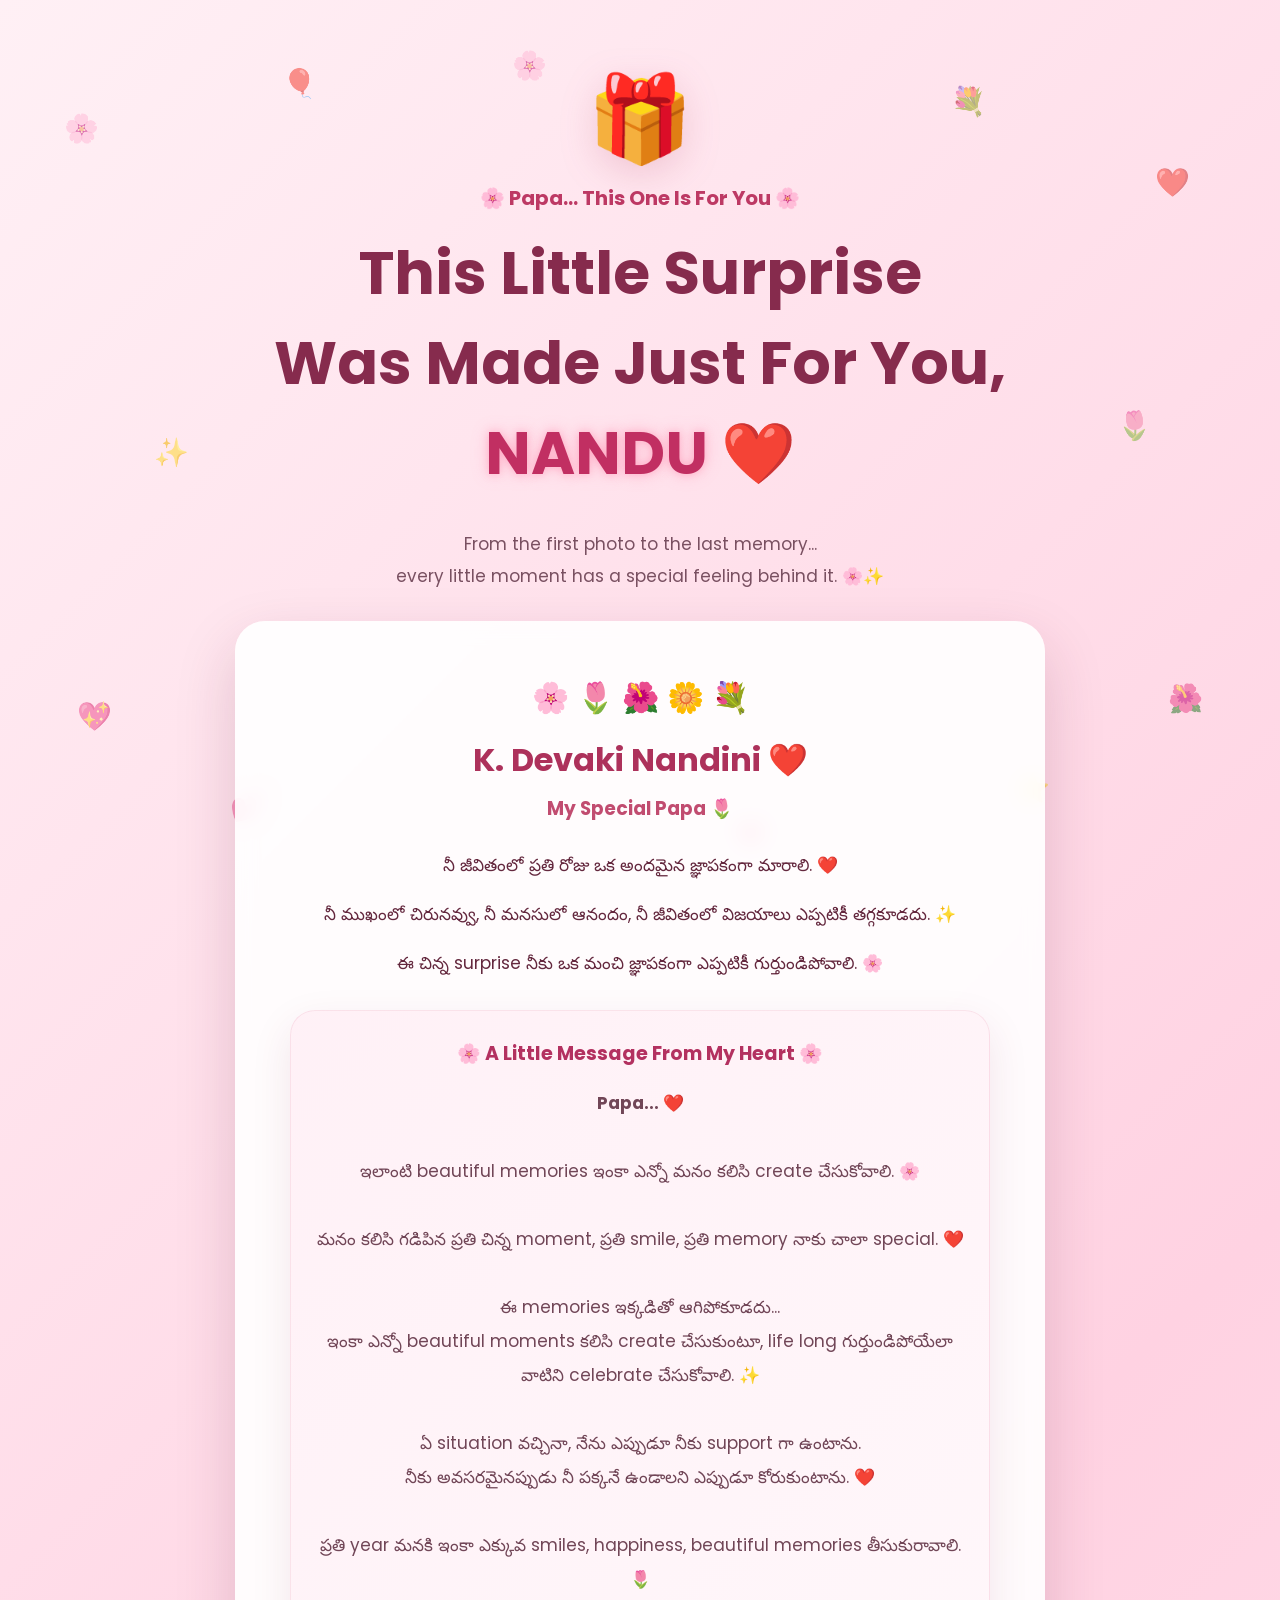
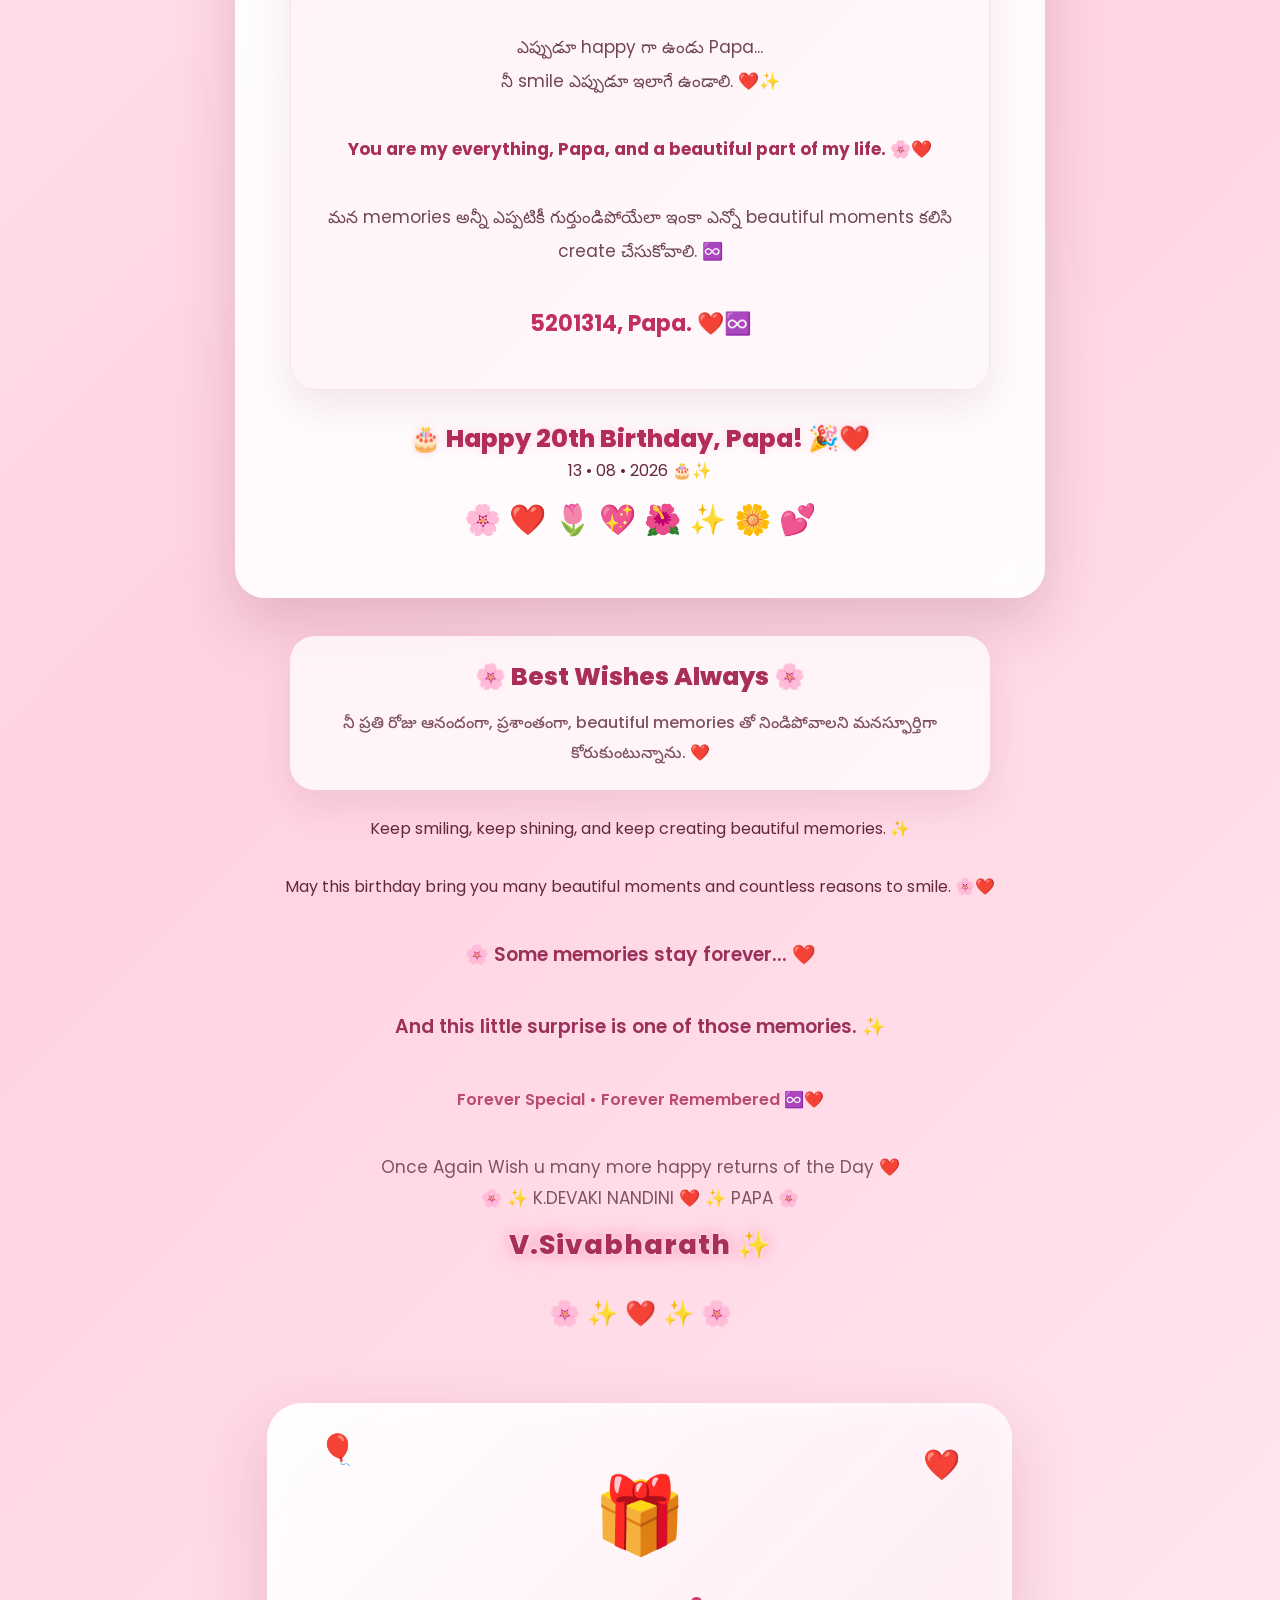
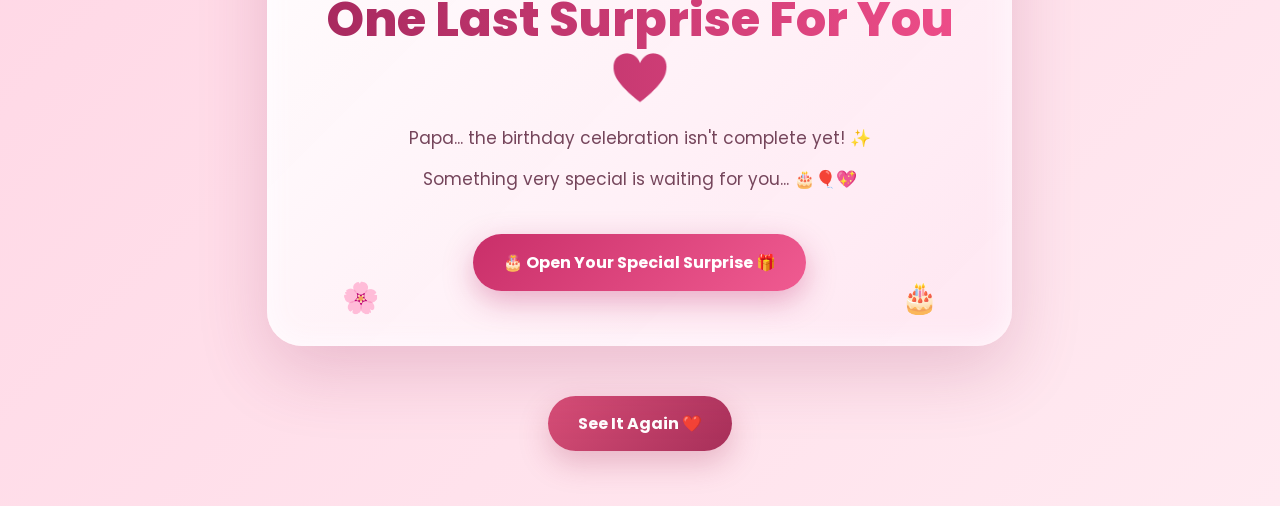
<file: final.html>
<!DOCTYPE html>
<html lang="te">

<head>

    <meta charset="UTF-8">

    <meta
        name="viewport"
        content="width=device-width, initial-scale=1.0"
    >

    <title>For Papa ❤️</title>

    <!-- EXISTING CSS -->
    <link
        rel="stylesheet"
        href="../css/style.css"
    >

    <!-- FONTS -->
    <link
        href="https://fonts.googleapis.com/css2?family=Noto+Sans+Telugu:wght@400;500;600;700;800&family=Poppins:wght@300;400;500;600;700;800&display=swap"
        rel="stylesheet"
    >

    <style>

        /* =========================================
           LAST SURPRISE SECTION
        ========================================== */

        .last-surprise {

            width: min(92%, 750px);

            margin: 70px auto 50px;

            padding: 55px 30px;

            text-align: center;

            border-radius: 35px;

            background:
                linear-gradient(
                    135deg,
                    rgba(255,255,255,.96),
                    rgba(255,230,242,.94)
                );

            box-shadow:
                0 25px 70px rgba(150,40,90,.20),
                inset 0 0 30px rgba(255,255,255,.8);

            position: relative;

            overflow: hidden;

            opacity: 0;

            transform:
                translateY(50px)
                scale(.95);

            animation:
                surpriseAppear 1.2s ease forwards;

            animation-delay: 1s;
        }


        /* =========================================
           ICON
        ========================================== */

        .surprise-icon {

            font-size: 75px;

            margin-bottom: 20px;

            animation:
                giftFloat 2s ease-in-out infinite;
        }


        /* =========================================
           TITLE
        ========================================== */

        .last-surprise h2 {

            margin: 0 0 18px;

            font-family: "Poppins", sans-serif;

            font-size:
                clamp(28px, 6vw, 48px);

            font-weight: 800;

            line-height: 1.2;

            background:
                linear-gradient(
                    90deg,
                    #a5285d,
                    #f04e8a,
                    #ff8db5,
                    #a5285d
                );

            background-size: 300% auto;

            -webkit-background-clip: text;

            background-clip: text;

            color: transparent;

            animation:
                surpriseText 4s linear infinite;
        }


        /* =========================================
           PARAGRAPHS
        ========================================== */

        .last-surprise p {

            margin: 12px auto;

            max-width: 600px;

            font-family: "Poppins", sans-serif;

            font-size: 17px;

            line-height: 1.7;

            color: #75455b;
        }


        /* =========================================
           BUTTON
        ========================================== */

        .cake-surprise-button {

            margin-top: 28px;

            padding:
                16px 30px;

            border: none;

            border-radius: 50px;

            background:
                linear-gradient(
                    135deg,
                    #c92f69,
                    #f05b91
                );

            color: white;

            font-family:
                "Poppins",
                sans-serif;

            font-size: 16px;

            font-weight: 700;

            cursor: pointer;

            box-shadow:
                0 10px 30px
                rgba(190,40,100,.35);

            transition:
                transform .25s ease,
                box-shadow .25s ease;
        }


        .cake-surprise-button:hover {

            transform:
                translateY(-5px)
                scale(1.04);

            box-shadow:
                0 15px 40px
                rgba(190,40,100,.50);
        }


        .cake-surprise-button:active {

            transform:
                scale(.95);
        }


        /* =========================================
           DECORATIONS
        ========================================== */

        .surprise-decoration {

            position: absolute;

            font-size: 30px;

            pointer-events: none;

            animation:
                decorationFloat 4s ease-in-out infinite;
        }


        .surprise-decoration.one {

            top: 25px;

            left: 7%;
        }


        .surprise-decoration.two {

            top: 40px;

            right: 7%;

            animation-delay: .6s;
        }


        .surprise-decoration.three {

            bottom: 25px;

            left: 10%;

            animation-delay: 1s;
        }


        .surprise-decoration.four {

            bottom: 25px;

            right: 10%;

            animation-delay: 1.5s;
        }


        /* =========================================
           ANIMATIONS
        ========================================== */

        @keyframes surpriseAppear {

            from {

                opacity: 0;

                transform:
                    translateY(50px)
                    scale(.95);
            }

            to {

                opacity: 1;

                transform:
                    translateY(0)
                    scale(1);
            }
        }


        @keyframes giftFloat {

            0%,100% {

                transform:
                    translateY(0)
                    rotate(-4deg);
            }

            50% {

                transform:
                    translateY(-12px)
                    rotate(4deg);
            }
        }


        @keyframes surpriseText {

            0% {

                background-position:
                    0% center;
            }

            100% {

                background-position:
                    300% center;
            }
        }


        @keyframes decorationFloat {

            0%,100% {

                transform:
                    translateY(0)
                    rotate(-5deg);
            }

            50% {

                transform:
                    translateY(-15px)
                    rotate(5deg);
            }
        }


        /* =========================================
           MOBILE
        ========================================== */

        @media (max-width:600px) {

            .last-surprise {

                margin-top: 50px;

                padding:
                    45px 18px;
            }


            .surprise-icon {

                font-size: 60px;
            }


            .last-surprise p {

                font-size: 15px;
            }


            .cake-surprise-button {

                width: 100%;

                max-width: 330px;

                padding:
                    15px 18px;

                font-size: 15px;
            }

        }

    </style>

</head>


<body class="final-page">


    <!-- =========================================
         BACKGROUND DECORATIONS
    ========================================== -->

    <div class="final-decorations">

        <span>🌸</span>
        <span>❤️</span>
        <span>✨</span>
        <span>🌷</span>
        <span>💖</span>
        <span>🌺</span>
        <span>🎈</span>
        <span>💐</span>
        <span>💕</span>
        <span>⭐</span>
        <span>🌸</span>
        <span>💗</span>

    </div>


    <!-- =========================================
         BACKGROUND HEARTS
    ========================================== -->

    <div class="final-floating-hearts">

        <span>❤️</span>
        <span>💕</span>
        <span>💖</span>
        <span>❤️</span>
        <span>💕</span>
        <span>✨</span>

    </div>


    <!-- =========================================
         MUSIC
    ========================================== -->

    <audio
        id="birthdayMusic"
        loop
        preload="auto"
    >

        <source
            src="../music/birthday.mpeg"
            type="audio/mpeg"
        >

    </audio>


    <!-- =========================================
         MAIN CONTENT
    ========================================== -->

    <main class="final-content">


        <!-- =====================================
             GIFT
        ====================================== -->

        <div class="final-gift">

            🎁

        </div>


        <!-- =====================================
             SMALL TITLE
        ====================================== -->

        <div class="final-small">

            🌸 Papa... This One Is For You 🌸

        </div>


        <!-- =====================================
             MAIN TITLE
        ====================================== -->

        <h1>

            This Little Surprise
            <br>

            Was Made Just For You,
            <span>NANDU</span> ❤️

        </h1>


        <!-- =====================================
             INTRO
        ====================================== -->

        <p class="final-intro">

            From the first photo
            to the last memory...

            <br>

            every little moment
            has a special feeling behind it. 🌸✨

        </p>


        <!-- =====================================
             MAIN CARD
        ====================================== -->

        <div class="final-card">


            <!-- FLOWERS -->

            <div class="final-flowers">

                🌸 🌷 🌺 🌼 💐

            </div>


            <!-- NAME -->

            <h2>

                K. Devaki Nandini ❤️

            </h2>


            <!-- NICKNAME -->

            <h3>

                My Special Papa 🌷

            </h3>


            <!-- WISH 1 -->

            <p>

                నీ జీవితంలో ప్రతి రోజు
                ఒక అందమైన జ్ఞాపకంగా మారాలి. ❤️

            </p>


            <!-- WISH 2 -->

            <p>

                నీ ముఖంలో చిరునవ్వు,
                నీ మనసులో ఆనందం,
                నీ జీవితంలో విజయాలు
                ఎప్పటికీ తగ్గకూడదు. ✨

            </p>


            <!-- WISH 3 -->

            <p>

                ఈ చిన్న surprise
                నీకు ఒక మంచి జ్ఞాపకంగా
                ఎప్పటికీ గుర్తుండిపోవాలి. 🌸

            </p>


            <!-- =================================
                 PERSONAL MESSAGE
            ================================== -->

            <div class="personal-final-message">

                <div class="message-title">

                    🌸 A Little Message From My Heart 🌸

                </div>


                <p>

                    <strong>Papa... ❤️</strong>

                    <br><br>

                    ఇలాంటి beautiful memories
                    ఇంకా ఎన్నో మనం కలిసి
                    create చేసుకోవాలి. 🌸

                    <br><br>

                    మనం కలిసి గడిపిన
                    ప్రతి చిన్న moment,
                    ప్రతి smile,
                    ప్రతి memory
                    నాకు చాలా special. ❤️

                    <br><br>

                    ఈ memories ఇక్కడితో
                    ఆగిపోకూడదు...

                    <br>

                    ఇంకా ఎన్నో beautiful moments
                    కలిసి create చేసుకుంటూ,
                    life long గుర్తుండిపోయేలా
                    వాటిని celebrate చేసుకోవాలి. ✨

                    <br><br>

                    ఏ situation వచ్చినా,
                    నేను ఎప్పుడూ నీకు
                    support గా ఉంటాను.

                    <br>

                    నీకు అవసరమైనప్పుడు
                    నీ పక్కనే ఉండాలని
                    ఎప్పుడూ కోరుకుంటాను. ❤️

                    <br><br>

                    ప్రతి year
                    మనకి ఇంకా ఎక్కువ smiles,
                    happiness,
                    beautiful memories
                    తీసుకురావాలి. 🌷

                    <br><br>

                    ఎప్పుడూ happy గా ఉండు Papa...

                    <br>

                    నీ smile ఎప్పుడూ
                    ఇలాగే ఉండాలి. ❤️✨

                    <br><br>

                    <strong class="everything-line">

                        You are my everything, Papa,
                        and a beautiful part
                        of my life. 🌸❤️

                    </strong>

                    <br><br>

                    మన memories అన్నీ
                    ఎప్పటికీ గుర్తుండిపోయేలా
                    ఇంకా ఎన్నో beautiful moments
                    కలిసి create చేసుకోవాలి. ♾️

                    <br><br>

                    <strong class="special-number">

                        5201314, Papa. ❤️♾️

                    </strong>

                </p>

            </div>


            <!-- =================================
                 BIRTHDAY
            ================================== -->

            <div class="final-birthday">

                🎂 Happy 20th Birthday, Papa! 🎉❤️

            </div>


            <!-- DATE -->

            <div class="birthday-date">

                13 • 08 • 2026 🎂✨

            </div>


            <!-- SYMBOLS -->

            <div class="final-symbols">

                🌸 ❤️ 🌷 💖 🌺 ✨ 🌼 💕

            </div>


        </div>


        <!-- =====================================
             BEST WISHES
        ====================================== -->

        <div class="best-wishes">

            🌸 Best Wishes Always 🌸

            <span>

                నీ ప్రతి రోజు
                ఆనందంగా,
                ప్రశాంతంగా,
                beautiful memories తో
                నిండిపోవాలని
                మనస్ఫూర్తిగా కోరుకుంటున్నాను. ❤️

            </span>

        </div>


        <!-- =====================================
             FINAL ENDING
        ====================================== -->

        <p class="final-ending">

            Keep smiling,
            keep shining,
            and keep creating
            beautiful memories. ✨

            <br><br>

            May this birthday bring you
            many beautiful moments
            and countless reasons to smile. 🌸❤️

        </p>


        <!-- =====================================
             FOREVER MESSAGE
        ====================================== -->

        <div class="forever-final">

            🌸 Some memories stay forever... ❤️

            <br><br>

            And this little surprise
            is one of those memories. ✨

            <br><br>

            <span>

                Forever Special • Forever Remembered ♾️❤️

            </span>

        </div>


        <!-- =====================================
             SIGNATURE
        ====================================== -->

        <div class="final-signature">

            Once Again Wish u many more happy returns of the Day ❤️

            <br>

            🌸 ✨ K.DEVAKI NANDINI ❤️ ✨ PAPA 🌸

            <br>

            <strong>

                V.Sivabharath ✨

            </strong>

        </div>


        <!-- =====================================
             LAST SYMBOLS
        ====================================== -->

        <div class="last-symbols">

            🌸 ✨ ❤️ ✨ 🌸

        </div>


        <!-- =================================================
             🎁 LAST SURPRISE
             BUTTON → cutting.html
        ================================================== -->

        <section class="last-surprise">


            <!-- DECORATIONS -->

            <div class="surprise-decoration one">

                🎈

            </div>


            <div class="surprise-decoration two">

                ❤️

            </div>


            <div class="surprise-decoration three">

                🌸

            </div>


            <div class="surprise-decoration four">

                🎂

            </div>


            <!-- GIFT -->

            <div class="surprise-icon">

                🎁

            </div>


            <!-- TITLE -->

            <h2>

                One Last Surprise For You ❤️

            </h2>


            <!-- MESSAGE -->

            <p>

                Papa... the birthday celebration
                isn't complete yet! ✨

            </p>


            <p>

                Something very special is waiting
                for you... 🎂🎈💖

            </p>


            <!-- =========================================
                 IMPORTANT BUTTON
                 THIS OPENS cutting.html
            ========================================== -->

            <button
                class="cake-surprise-button"
                type="button"
                onclick="window.location.href='cutting.html'"
            >

                🎂 Open Your Special Surprise 🎁

            </button>


        </section>


        <!-- =====================================
             REPLAY
        ====================================== -->

        <button
            class="replay-button"
            type="button"
            onclick="window.location.href='index.html'"
        >

            See It Again ❤️

        </button>


    </main>


    <!-- =========================================
         EXISTING JAVASCRIPT
    ========================================== -->

    <script src="../js/script.js"></script>


    <script>

        /*
         * Continue birthday music
         */

        if (
            typeof restoreMusic === "function"
        ) {

            restoreMusic();

        }


        /*
         * Final page loaded
         */

        document.addEventListener(
            "DOMContentLoaded",
            function () {

                document.body.classList.add(
                    "final-loaded"
                );

            }
        );

    </script>


</body>

</html>
</file>
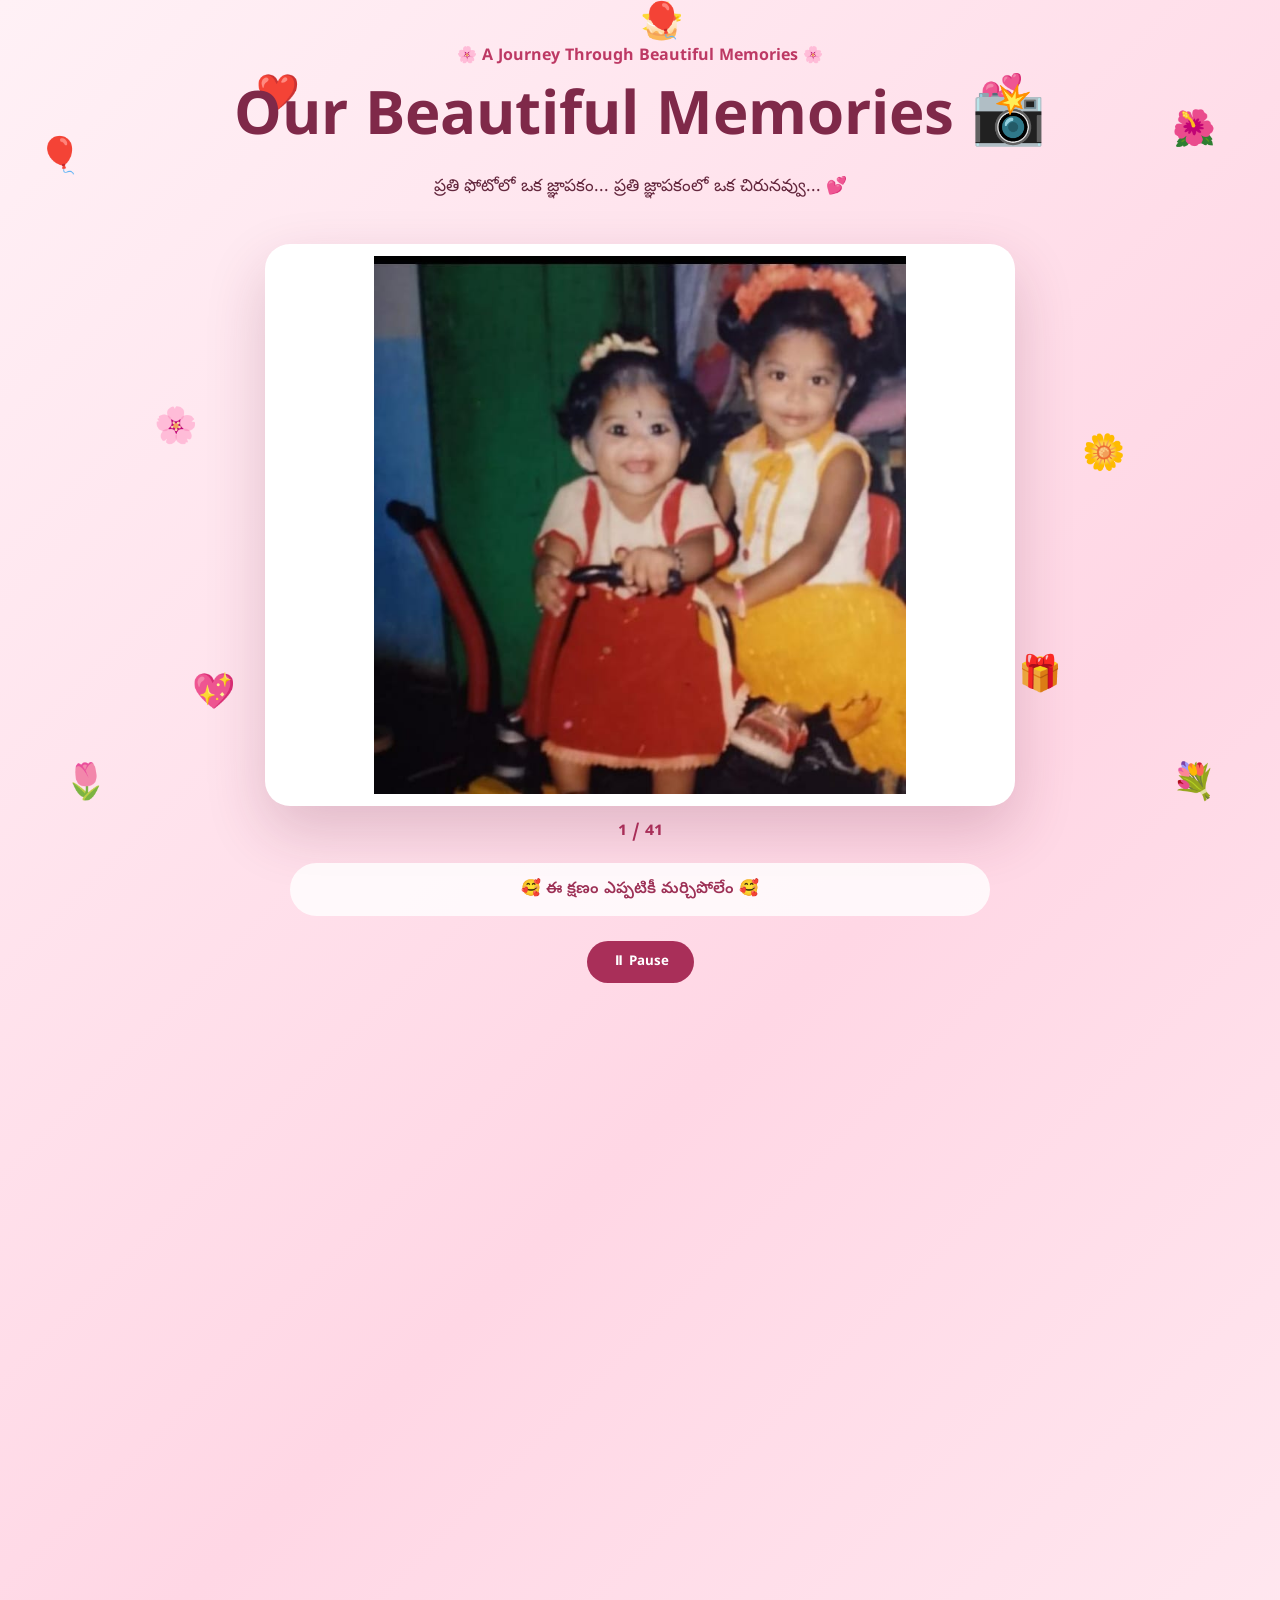
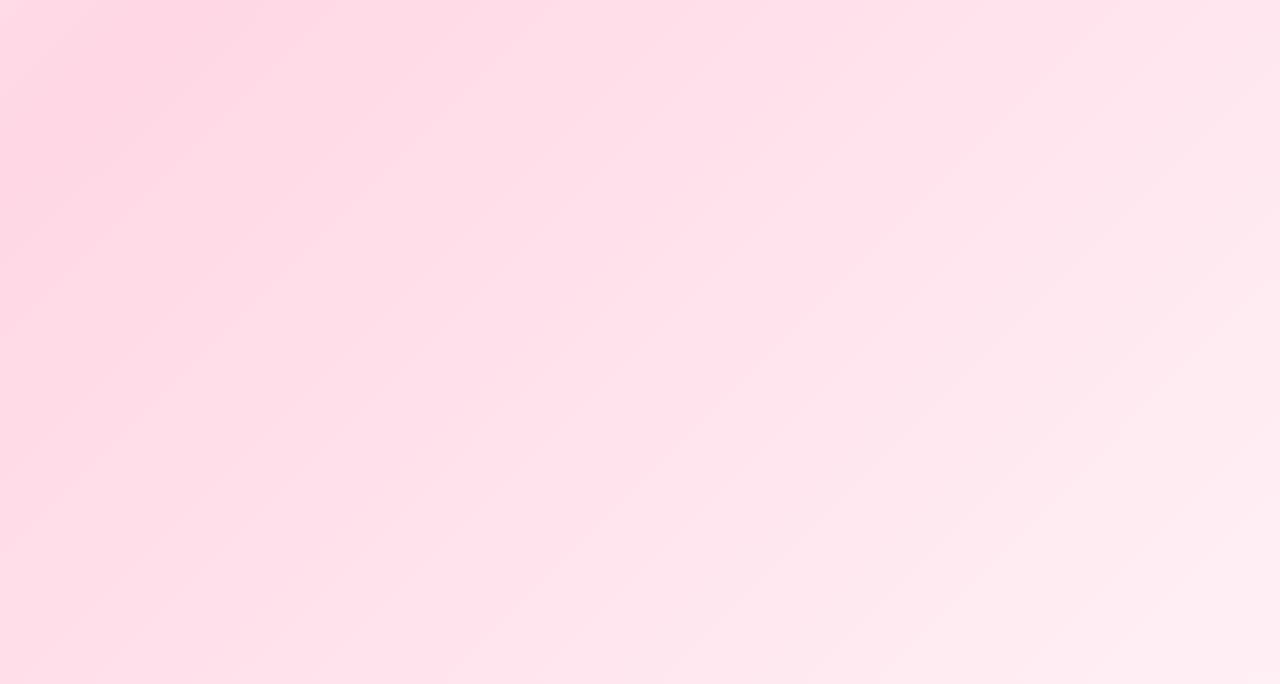
<file: gallery.html>
<!DOCTYPE html>
<html lang="te">

<head>

    <meta charset="UTF-8">

    <meta
        name="viewport"
        content="width=device-width, initial-scale=1.0"
    >

    <title>41 Beautiful Memories for u PAPA ❤️</title>

    <link
        rel="stylesheet"
        href="../css/style.css"
    >

    <link
        href="https://fonts.googleapis.com/css2?family=Noto+Sans+Telugu:wght@400;500;600;700;800&display=swap"
        rel="stylesheet">

</head>


<body class="gallery-page">


    <!-- =====================================================
         MUSIC
    ====================================================== -->

    <audio
        id="birthdayMusic"
        loop
        preload="auto">

        <source
            src="../music/birthday.mpeg"
            type="audio/mpeg">

    </audio>



    <!-- =====================================================
         FLOATING DECORATIONS
    ====================================================== -->

    <div class="gallery-decorations">

        <span class="decor">🎈</span>
        <span class="decor">🌸</span>
        <span class="decor">🌷</span>
        <span class="decor">🌺</span>
        <span class="decor">🌼</span>
        <span class="decor">💐</span>

        <span class="decor">❤️</span>
        <span class="decor">💕</span>
        <span class="decor">💖</span>

        <span class="decor">🎁</span>
        <span class="decor">✨</span>
        <span class="decor">⭐</span>

        <span class="decor">🎂</span>
        <span class="decor">🎈</span>

    </div>



    <!-- =====================================================
         HEADER
    ====================================================== -->

    <header class="gallery-header">

        <div class="gallery-small-title">

            🌸 A Journey Through Beautiful Memories 🌸

        </div>


        <h1>

            Our Beautiful Memories 📸

        </h1>


        <p>

            ప్రతి ఫోటోలో ఒక జ్ఞాపకం...
            ప్రతి జ్ఞాపకంలో ఒక చిరునవ్వు... 💕

        </p>

    </header>



    <!-- =====================================================
         SLIDESHOW
    ====================================================== -->

    <section class="slideshow">

        <div class="photo-frame">

            <img
                id="slideshowImage"
                src="../images/p1.jpeg"
                alt="Beautiful Memory">

        </div>


        <div
            id="photoNumber"
            class="photo-number">

            1 / 41

        </div>

    </section>



    <!-- =====================================================
         MEMORY MESSAGE
    ====================================================== -->

    <div
        id="memoryMessage"
        class="memory-message">

        ❤️ ఒక అందమైన జ్ఞాపకం ❤️

    </div>



    <!-- =====================================================
         CONTROLS
    ====================================================== -->

    <div class="gallery-controls">

        <button id="pauseBtn">

            ⏸ Pause

        </button>

    </div>



    <!-- =====================================================
         FINAL MESSAGE AFTER 41 PHOTOS
    ====================================================== -->

    <section
        id="galleryEnding"
        class="gallery-ending">


        <div class="ending-flowers">

            🌸 🌷 🌺 🌼 💐 🌸 🌷 🌺

        </div>


        <div class="ending-hearts">

            ❤️ 💖 💕 ✨ 💗 ❤️

        </div>


        <div class="quote-symbol">

            “

        </div>


        <h2>

            To My Very Special Papa ❤️

        </h2>


        <h3>

            Some memories become
            treasures forever... ♾️

        </h3>


        <p class="main-quote">

            “The most beautiful moments in life
            are not always the biggest ones.
            Sometimes, they are simply the moments
            we remember with a smile.” 🌸

        </p>


        <p class="telugu-quote">

            Papa...

            <br><br>

            నీ జీవితంలో ఇలాంటి
            అందమైన జ్ఞాపకాలు ఇంకా ఎన్నో ఉండాలి.

            <br><br>

            నీ ప్రతి రోజు
            చిరునవ్వులతో,
            ఆనందంతో,
            అందమైన క్షణాలతో నిండిపోవాలి. ❤️

        </p>


        <!-- PERSONAL MEMORY MESSAGE -->

        <div class="personal-message">

            <span>🌷</span>

            ప్రతి జ్ఞాపకం ఒక అందమైన కథ...

            <br>

            ప్రతి చిరునవ్వు ఒక విలువైన క్షణం...

            <br>

            ఈ జ్ఞాపకాలు ఎప్పటికీ
            ప్రత్యేకంగానే ఉంటాయి. ❤️

            <span>🌷</span>

        </div>


        <div class="forever-message">

            Forever Special...

            <br>

            Forever Remembered... ❤️

        </div>


        <div class="ending-hearts">

            💕 ✨ ❤️ 🌸 ❤️ ✨ 💕

        </div>


        <div class="ending-flowers bottom">

            🌸 🌷 🌺 🌼 💐 🌻 🌸 🌷 🌺

        </div>



        <!-- =================================================
             LAST SURPRISE BUTTON
        ================================================== -->

        <button
            id="lastSurpriseButton"
            class="final-button"
            type="button">

            One Last Surprise 🎁

        </button>


    </section>



    <!-- =====================================================
         FINAL REVEAL SCREEN

         This appears before final.html
    ====================================================== -->

    <div
        id="finalReveal"
        class="final-reveal">


        <!-- Glow -->

        <div class="reveal-glow"></div>


        <!-- Main Symbol -->

        <div class="reveal-symbol">

            ❤️

        </div>


        <!-- Main Text -->

        <div class="reveal-text">

            One Last Beautiful Surprise...

        </div>


        <!-- Sub Text -->

        <div class="reveal-subtext">

            Made with memories,
            smiles & lots of wishes ✨

        </div>


    </div>



    <!-- =====================================================
         JAVASCRIPT
         41 PHOTOS
    ====================================================== -->

    <script>


        /* =================================================
           SETTINGS
        ================================================= */

        const TOTAL_PHOTOS = 41;

        /*
         * 2.5 seconds per image
         */

        const PHOTO_TIME = 2500;



        /* =================================================
           ELEMENTS
        ================================================= */

        const image =
            document.getElementById(
                "slideshowImage"
            );


        const number =
            document.getElementById(
                "photoNumber"
            );


        const message =
            document.getElementById(
                "memoryMessage"
            );


        const pauseBtn =
            document.getElementById(
                "pauseBtn"
            );


        const galleryEnding =
            document.getElementById(
                "galleryEnding"
            );


        const music =
            document.getElementById(
                "birthdayMusic"
            );


        const finalReveal =
            document.getElementById(
                "finalReveal"
            );


        const lastSurpriseButton =
            document.getElementById(
                "lastSurpriseButton"
            );



        /* =================================================
           VARIABLES
        ================================================= */

        let currentPhoto = 1;

        let slideshowTimer = null;

        let paused = false;

        let slideshowFinished = false;

        let openingFinal = false;



        /* =================================================
           IMAGE EFFECTS
        ================================================= */

        const effects = [

            "effectZoomIn",

            "effectZoomOut",

            "effectSlideLeft",

            "effectSlideRight",

            "effectRotate",

            "effectSoft"

        ];



        /* =================================================
           MEMORY MESSAGES
        ================================================= */

        const messages = [

            "❤️ ఒక అందమైన జ్ఞాపకం ❤️",

            "💕 ఈ క్షణం ఎప్పటికీ ప్రత్యేకమే 💕",

            "✨ మనసులో నిలిచిపోయే జ్ఞాపకం ✨",

            "🌸 ఒక చిన్న జ్ఞాపకం... ఒక పెద్ద చిరునవ్వు 🌸",

            "💖 ఈ ఫోటో వెనుక ఒక అందమైన కథ ఉంది 💖",

            "🥰 ఈ క్షణం ఎప్పటికీ మర్చిపోలేం 🥰",

            "❤️ ఈ జ్ఞాపకం ఎప్పటికీ మనతోనే ఉంటుంది ❤️",

            "✨ అందమైన క్షణాలు... అందమైన జ్ఞాపకాలు ✨",

            "💕 ఈ చిరునవ్వు ఎప్పటికీ ఇలాగే ఉండాలి 💕",

            "🌷 ప్రతి క్షణం ఎంతో ప్రత్యేకమైనదే 🌷",

            "💐 ఒక జ్ఞాపకం... ఒక అందమైన కథ 💐",

            "❤️ ఈ క్షణం మనసులో ఎప్పటికీ ఉంటుంది ❤️"

        ];



        /* =================================================
           SHOW PHOTO
        ================================================= */

        function showPhoto() {


            /*
             * Remove old effects
             */

            effects.forEach(
                function(effect) {

                    image.classList.remove(
                        effect
                    );

                }
            );


            /*
             * Image path
             */

            const imagePath =
                "../images/p" +
                currentPhoto +
                ".jpeg";


            image.src =
                imagePath;


            /*
             * Counter
             */

            number.textContent =
                currentPhoto +
                " / " +
                TOTAL_PHOTOS;


            /*
             * Memory message
             */

            message.textContent =
                messages[
                    Math.floor(
                        Math.random() *
                        messages.length
                    )
                ];


            /*
             * Random effect
             */

            const randomEffect =
                effects[
                    Math.floor(
                        Math.random() *
                        effects.length
                    )
                ];


            /*
             * Restart animation
             */

            void image.offsetWidth;


            image.classList.add(
                randomEffect
            );


            /*
             * Error check
             */

            image.onerror =
                function() {

                    console.error(
                        "Image not found:",
                        imagePath
                    );

                };

        }



        /* =================================================
           NEXT PHOTO
        ================================================= */

        function nextPhoto() {


            if (paused) {

                return;

            }


            /*
             * Move to next image
             */

            if (
                currentPhoto <
                TOTAL_PHOTOS
            ) {

                currentPhoto++;

                showPhoto();

            }

            else {

                finishSlideshow();

            }

        }



        /* =================================================
           START SLIDESHOW
        ================================================= */

        function startSlideshow() {


            clearInterval(
                slideshowTimer
            );


            slideshowTimer =
                setInterval(
                    nextPhoto,
                    PHOTO_TIME
                );

        }



        /* =================================================
           PAUSE / PLAY
        ================================================= */

        pauseBtn.addEventListener(
            "click",
            function() {


                paused =
                    !paused;


                if (paused) {

                    pauseBtn.textContent =
                        "▶ Play";

                }

                else {

                    pauseBtn.textContent =
                        "⏸ Pause";

                }

            }
        );



        /* =================================================
           FINISH AFTER 41st PHOTO
        ================================================= */

        function finishSlideshow() {


            if (slideshowFinished) {

                return;

            }


            slideshowFinished =
                true;


            clearInterval(
                slideshowTimer
            );


            /*
             * Show gallery ending
             */

            galleryEnding.classList.add(
                "show"
            );


            /*
             * Scroll to ending
             */

            setTimeout(
                function() {

                    galleryEnding.scrollIntoView(
                        {
                            behavior: "smooth",
                            block: "center"
                        }
                    );

                },
                300
            );

        }



        /* =================================================
           FINAL SURPRISE
        ================================================= */

        function openFinalSurprise() {


            /*
             * Prevent double click
             */

            if (openingFinal) {

                return;

            }


            openingFinal =
                true;


            /*
             * Stop slideshow
             */

            clearInterval(
                slideshowTimer
            );


            /*
             * Save exact music position
             */

            if (music) {

                sessionStorage.setItem(
                    "birthdayMusicTime",
                    music.currentTime
                );

            }


            /*
             * Show reveal animation
             */

            finalReveal.classList.add(
                "show"
            );


            /*
             * After animation,
             * open final page
             */

            setTimeout(
                function() {


                    document.body.classList.add(
                        "pageOut"
                    );


                    setTimeout(
                        function() {

                            window.location.href =
                                "final.html";

                        },
                        700
                    );


                },
                3000
            );

        }



        /*
         * Button click
         */

        lastSurpriseButton.addEventListener(
            "click",
            openFinalSurprise
        );



        /* =================================================
           MUSIC
        ================================================= */

        const savedMusicTime =
            sessionStorage.getItem(
                "birthdayMusicTime"
            );


        music.addEventListener(
            "loadedmetadata",
            function() {


                /*
                 * Restore previous position
                 */

                if (savedMusicTime) {


                    const time =
                        parseFloat(
                            savedMusicTime
                        );


                    if (
                        !isNaN(time) &&
                        time >= 0 &&
                        time < music.duration
                    ) {

                        music.currentTime =
                            time;

                    }

                }


                /*
                 * Continue music
                 */

                music.play().catch(
                    function() {

                        console.log(
                            "Music waiting for interaction."
                        );

                    }
                );

            }
        );



        /* =================================================
           SAVE MUSIC POSITION
        ================================================= */

        setInterval(
            function() {


                if (
                    music &&
                    !music.paused
                ) {

                    sessionStorage.setItem(
                        "birthdayMusicTime",
                        music.currentTime
                    );

                }

            },
            500
        );



        /* =================================================
           AUTOPLAY FALLBACK
        ================================================= */

        document.addEventListener(
            "click",
            function() {


                if (
                    music &&
                    music.paused
                ) {

                    music.play().catch(
                        function() {}
                    );

                }

            }
        );



        /* =================================================
           SAVE BEFORE LEAVING
        ================================================= */

        window.addEventListener(
            "beforeunload",
            function() {


                if (music) {

                    sessionStorage.setItem(
                        "birthdayMusicTime",
                        music.currentTime
                    );

                }

            }
        );



        /* =================================================
           START
        ================================================= */

        showPhoto();

        startSlideshow();


    </script>


</body>

</html>
</file>
<file: css/style.css>
/* =========================================================
   GLOBAL RESET
========================================================= */

* {
    box-sizing: border-box;
    margin: 0;
    padding: 0;
}

html {
    scroll-behavior: smooth;
}

body {
    font-family: "Poppins", "Noto Sans Telugu", sans-serif;
    overflow-x: hidden;
    background: #fff0f5;
    color: #64283e;
}

button {
    font-family: inherit;
    cursor: pointer;
    border: none;
}


/* =========================================================
   COMMON BUTTON
========================================================= */

.container button,
.continue-btn,
.final-button,
.replay-button {
    display: inline-block;
    padding: 15px 30px;
    border-radius: 50px;

    background: linear-gradient(
        135deg,
        #d84f78,
        #a72f59
    );

    color: white;
    font-size: 16px;
    font-weight: 700;

    box-shadow:
        0 12px 30px rgba(160, 40, 80, .25);

    transition: .3s ease;
}

.container button:hover,
.continue-btn:hover,
.final-button:hover,
.replay-button:hover {
    transform: translateY(-4px) scale(1.03);
    box-shadow:
        0 18px 35px rgba(160, 40, 80, .32);
}


/* =========================================================
   INTRO PAGE
========================================================= */

.intro-page {
    min-height: 100vh;

    background:
        radial-gradient(
            circle at top,
            #ffe4ec,
            #ffd3df 40%,
            #f8b9cb 100%
        );

    display: flex;
    justify-content: center;
    align-items: center;

    position: relative;
    overflow: hidden;
}


/* Background circles */

.background-animation .circle {
    position: fixed;
    border-radius: 50%;
    filter: blur(2px);
    opacity: .35;

    animation:
        floatCircle 8s infinite ease-in-out;
}

.c1 {
    width: 250px;
    height: 250px;
    background: white;
    top: -80px;
    left: -70px;
}

.c2 {
    width: 300px;
    height: 300px;
    background: #ffc1d6;
    right: -100px;
    bottom: -100px;
    animation-delay: 2s;
}

.c3 {
    width: 160px;
    height: 160px;
    background: white;
    right: 20%;
    top: 10%;
    animation-delay: 4s;
}


/* Main intro card */

.container {
    width: min(90%, 600px);
    text-align: center;

    padding: 45px 30px;

    border-radius: 30px;

    background: rgba(255,255,255,.84);

    box-shadow:
        0 25px 70px rgba(120,40,70,.18);

    backdrop-filter: blur(15px);

    position: relative;
    z-index: 5;
}

.gift {
    font-size: 75px;
    animation: bounce 2s infinite;
}

.small-title {
    margin-top: 15px;
    font-size: 20px;
    color: #c44c72;
}

.main-title {
    margin-top: 12px;

    font-size: clamp(32px, 7vw, 55px);

    color: #7d2948;
}

.subtitle {
    margin-top: 18px;

    font-size: 17px;

    color: #684553;
}

.special-name {
    margin: 22px 0;

    font-size: 20px;
    font-weight: 700;

    color: #b43761;
}

.special-name span {
    font-size: 17px;
}

.little-message {
    color: #805263;
    margin-bottom: 25px;
}


/* Intro decorations */

.intro-decoration {
    position: fixed;
    font-size: 38px;

    animation:
        floating 5s infinite ease-in-out;

    z-index: 2;
}

.d1 { left: 5%; top: 15%; }
.d2 { left: 15%; bottom: 15%; }
.d3 { left: 25%; top: 8%; }
.d4 { right: 20%; top: 18%; }
.d5 { right: 7%; bottom: 15%; }
.d6 { right: 28%; bottom: 8%; }
.d7 { right: 8%; top: 10%; }
.d8 { left: 40%; bottom: 8%; }


/* =========================================================
   BIRTHDAY PAGE
========================================================= */

.birthday-page {
    min-height: 100vh;

    background:
        linear-gradient(
            135deg,
            #fff0f5,
            #ffd6e4,
            #ffeaf1
        );

    text-align: center;

    color: #64283e;

    position: relative;
    overflow: hidden;
}

.birthday-content {
    width: min(92%, 850px);

    margin: auto;

    padding: 55px 20px;

    position: relative;
    z-index: 3;
}

.birthday-top {
    font-size: 22px;
    color: #c63f69;
    margin-bottom: 15px;
}

.birthday-title {
    font-size: clamp(35px, 7vw, 65px);
    color: #8c2850;
}

.birthday-subtitle {
    margin-top: 15px;

    font-size: 18px;
    line-height: 1.8;
}

.birthday-cake {
    font-size: 90px;
    margin: 20px;

    animation: bounce 2s infinite;
}

.birthday-name {
    font-size: 24px;
    font-weight: 700;
    color: #b63862;
}

.birthday-name span {
    display: block;
    font-size: 19px;
    margin-top: 5px;
}


/* Wish card */

.wish-card {
    margin: 30px auto;

    max-width: 720px;

    padding: 35px;

    border-radius: 28px;

    background: rgba(255,255,255,.88);

    box-shadow:
        0 20px 50px rgba(100,30,60,.15);

    backdrop-filter: blur(10px);
}

.wish-card h2 {
    margin-bottom: 20px;
    color: #b33561;
}

.wish-card p {
    line-height: 1.9;
    margin: 15px 0;
    font-size: 17px;
}

.special-line {
    margin: 25px 0;

    padding: 18px;

    border-radius: 18px;

    background: #fff0f5;

    color: #a52f58;

    font-weight: 600;

    line-height: 1.8;
}

.final-wish {
    font-size: 24px;
    font-weight: 800;
    color: #b62d5b;
}

.bottom-message {
    margin: 25px 0;
    font-size: 17px;
}


/* =========================================================
   CATCH PAGE
========================================================= */

.catch-page {
    min-height: 100vh;

    background:
        radial-gradient(
            circle at top,
            #fff0f6,
            #ffd4e4,
            #f6b7cd
        );

    overflow: hidden;

    position: relative;
}

.catch-header {
    text-align: center;

    padding: 35px 15px;

    position: relative;
    z-index: 5;
}

.catch-small {
    color: #b53561;
    font-weight: 600;
}

.catch-header h1 {
    color: #7c2948;

    font-size: clamp(35px, 7vw, 58px);

    margin: 10px 0;
}

.catch-header p {
    color: #75495a;
}

.counter {
    margin-top: 15px;

    display: inline-block;

    padding: 10px 22px;

    border-radius: 30px;

    background: rgba(255,255,255,.8);

    color: #9e3159;

    font-weight: 700;
}


/* Teddy */

.teddy {
    position: fixed;

    width: 100px;
    height: 100px;

    border-radius: 50%;

    background: rgba(255,255,255,.85);

    font-size: 65px;

    display: flex;
    align-items: center;
    justify-content: center;

    box-shadow:
        0 15px 30px rgba(90,30,60,.18);

    z-index: 10;

    transition:
        left .25s ease,
        top .25s ease;
}

.teddy.jump {
    animation: teddyJump .45s ease;
}


/* Tap message */

.tap-message {
    position: fixed;

    left: 50%;
    bottom: 60px;

    transform:
        translateX(-50%)
        translateY(20px);

    background: rgba(255,255,255,.95);

    color: #a12f57;

    padding: 13px 25px;

    border-radius: 30px;

    opacity: 0;

    transition: .3s;

    z-index: 20;
}

.tap-message.show {
    opacity: 1;

    transform:
        translateX(-50%)
        translateY(0);
}


/* Catch decorations */

.floating-heart,
.floating-star,
.floating-flower,
.floating-balloon {
    position: fixed;

    font-size: 38px;

    animation:
        floating 6s infinite ease-in-out;
}

.heart1 { left: 7%; top: 20%; }
.heart2 { right: 8%; top: 30%; }

.star1 { left: 20%; bottom: 12%; }
.star2 { right: 20%; bottom: 20%; }

.flower1 { left: 8%; bottom: 25%; }
.flower2 { right: 10%; top: 15%; }
.flower3 { left: 35%; top: 10%; }

.balloon1 { left: 4%; top: 5%; }
.balloon2 { right: 4%; bottom: 8%; }


/* =========================================================
   GALLERY
========================================================= */

.gallery-page {
    min-height: 100vh;

    background:
        linear-gradient(
            135deg,
            #fff1f6,
            #ffd7e5,
            #fff0f5
        );

    text-align: center;

    color: #64283e;

    position: relative;
}

.gallery-decorations {
    position: fixed;

    inset: 0;

    pointer-events: none;

    z-index: 0;
}

.gallery-decorations .decor {
    position: absolute;

    font-size: 35px;

    animation:
        floating 6s infinite ease-in-out;
}

.gallery-decorations .decor:nth-child(1) {
    left: 3%;
    top: 15%;
}

.gallery-decorations .decor:nth-child(2) {
    left: 12%;
    top: 45%;
}

.gallery-decorations .decor:nth-child(3) {
    left: 5%;
    bottom: 10%;
}

.gallery-decorations .decor:nth-child(4) {
    right: 5%;
    top: 12%;
}

.gallery-decorations .decor:nth-child(5) {
    right: 12%;
    top: 48%;
}

.gallery-decorations .decor:nth-child(6) {
    right: 5%;
    bottom: 10%;
}

.gallery-decorations .decor:nth-child(7) {
    left: 20%;
    top: 8%;
}

.gallery-decorations .decor:nth-child(8) {
    right: 20%;
    top: 8%;
}

.gallery-decorations .decor:nth-child(9) {
    left: 15%;
    bottom: 20%;
}

.gallery-decorations .decor:nth-child(10) {
    right: 17%;
    bottom: 22%;
}


/* Gallery header */

.gallery-header {
    position: relative;
    z-index: 2;

    padding: 45px 15px 25px;
}

.gallery-small-title {
    color: #bd3964;
    font-weight: 700;
}

.gallery-header h1 {
    font-size: clamp(35px, 7vw, 60px);

    color: #7f2949;

    margin: 10px 0;
}

.gallery-header p {
    font-size: 17px;
    line-height: 1.8;
}


/* Slideshow */

.slideshow {
    position: relative;
    z-index: 2;

    width: min(90%, 750px);

    margin: 15px auto;
}

.photo-frame {
    width: 100%;

    aspect-ratio: 4 / 3;

    padding: 12px;

    background: white;

    border-radius: 25px;

    box-shadow:
        0 25px 60px rgba(100,30,60,.2);

    overflow: hidden;
}

.photo-frame img {
    width: 100%;
    height: 100%;

    object-fit: contain;

    border-radius: 18px;

    transition: .5s ease;
}

.photo-frame img:hover {
    transform: scale(1.02);
}

.photo-number {
    margin-top: 15px;

    color: #a82e58;

    font-weight: 700;
}

.memory-message {
    position: relative;
    z-index: 2;

    margin: 20px auto;

    width: min(90%, 700px);

    padding: 15px;

    background: rgba(255,255,255,.8);

    border-radius: 30px;

    color: #9d3156;

    font-weight: 600;
}

.gallery-controls {
    position: relative;
    z-index: 2;

    margin: 20px;
}

.gallery-controls button {
    padding: 12px 25px;

    border-radius: 30px;

    background: #a92f59;

    color: white;

    font-weight: 700;

    margin: 5px;

    transition: .3s;
}

.gallery-controls button:hover {
    transform: translateY(-3px);
}


/* Gallery ending */

.gallery-ending {
    position: relative;
    z-index: 2;

    width: min(92%, 800px);

    margin: 80px auto;

    padding: 45px 25px;

    border-radius: 30px;

    background: rgba(255,255,255,.9);

    box-shadow:
        0 25px 60px rgba(100,30,60,.18);

    opacity: 0;

    transform: translateY(40px);

    transition: 1s;

    pointer-events: none;
}

.gallery-ending.show {
    opacity: 1;

    transform: translateY(0);

    pointer-events: auto;
}

.ending-flowers,
.ending-hearts {
    font-size: 30px;
    line-height: 1.8;
}

.quote-symbol {
    font-size: 80px;

    color: #d45a7e;

    height: 55px;
}

.gallery-ending h2 {
    color: #9f2f57;

    font-size: clamp(28px, 6vw, 45px);

    margin: 15px 0;
}

.gallery-ending h3 {
    color: #bd4568;
}

.main-quote {
    max-width: 650px;

    margin: 25px auto;

    font-size: 20px;

    line-height: 1.8;

    font-style: italic;

    color: #714456;
}

.telugu-quote {
    max-width: 650px;

    margin: 20px auto;

    line-height: 2;

    font-size: 18px;
}

.personal-message {
    margin: 25px auto;

    padding: 20px;

    max-width: 650px;

    border-radius: 20px;

    background: #fff0f5;

    color: #963052;

    line-height: 1.8;

    font-weight: 600;
}

.forever-message {
    font-size: 23px;

    font-weight: 800;

    color: #b02f5b;

    margin: 25px 0;
}


/* =========================================================
   FINAL PAGE
========================================================= */

.final-page {
    min-height: 100vh;

    background:
        linear-gradient(
            135deg,
            #fff0f5,
            #ffd2e2,
            #ffeaf1
        );

    text-align: center;

    color: #64283e;

    position: relative;

    overflow-x: hidden;
}


/* Decorations */

.final-decorations {
    position: fixed;

    inset: 0;

    pointer-events: none;

    overflow: hidden;

    z-index: 0;
}

.final-decorations span {
    position: absolute;

    font-size: 28px;

    opacity: .55;

    animation:
        finalFloat 7s infinite ease-in-out;
}

.final-decorations span:nth-child(1) {
    left: 5%;
    top: 12%;
}

.final-decorations span:nth-child(2) {
    right: 7%;
    top: 18%;
}

.final-decorations span:nth-child(3) {
    left: 12%;
    top: 48%;
}

.final-decorations span:nth-child(4) {
    right: 10%;
    top: 45%;
}

.final-decorations span:nth-child(5) {
    left: 6%;
    bottom: 18%;
}

.final-decorations span:nth-child(6) {
    right: 6%;
    bottom: 20%;
}

.final-decorations span:nth-child(7) {
    left: 22%;
    top: 7%;
}

.final-decorations span:nth-child(8) {
    right: 23%;
    top: 9%;
}

.final-decorations span:nth-child(9) {
    left: 18%;
    bottom: 8%;
}

.final-decorations span:nth-child(10) {
    right: 18%;
    bottom: 10%;
}

.final-decorations span:nth-child(11) {
    left: 40%;
    top: 5%;
}

.final-decorations span:nth-child(12) {
    right: 40%;
    bottom: 5%;
}


/* Floating hearts */

.final-floating-hearts {
    position: fixed;

    inset: 0;

    pointer-events: none;

    z-index: 1;
}

.final-floating-hearts span {
    position: absolute;

    font-size: 22px;

    opacity: 0;

    animation:
        heartFloat 6s infinite ease-in-out;
}

.final-floating-hearts span:nth-child(1) {
    left: 15%;
    bottom: -30px;
}

.final-floating-hearts span:nth-child(2) {
    left: 35%;
    bottom: -30px;
    animation-delay: 1.5s;
}

.final-floating-hearts span:nth-child(3) {
    left: 55%;
    bottom: -30px;
    animation-delay: 3s;
}

.final-floating-hearts span:nth-child(4) {
    left: 75%;
    bottom: -30px;
    animation-delay: 4.5s;
}

.final-floating-hearts span:nth-child(5) {
    left: 90%;
    bottom: -30px;
    animation-delay: 2s;
}

.final-floating-hearts span:nth-child(6) {
    left: 45%;
    bottom: -30px;
    animation-delay: 5s;
}


/* Final content */

.final-content {
    width: min(92%, 850px);

    margin: auto;

    padding: 55px 20px;

    position: relative;

    z-index: 3;
}

.final-gift {
    font-size: 85px;

    filter:
        drop-shadow(
            0 10px 18px
            rgba(180, 50, 90, .18)
        );

    animation:
        bounce 2s infinite;
}

.final-small {
    color: #bd3964;

    font-size: 20px;

    font-weight: 700;
}

.final-content h1 {
    margin: 15px 0 30px;

    font-size: clamp(35px, 7vw, 60px);

    color: #862b4d;
}

.final-content h1 span {
    color: #c12f62;

    text-shadow:
        0 0 8px rgba(255,120,160,.45),
        0 0 18px rgba(255,120,160,.25);
}

.final-intro {
    max-width: 650px;

    margin: 0 auto 28px;

    color: #795061;

    font-size: 17px;

    line-height: 1.9;
}


/* Final card */

.final-card {
    padding: 40px 25px;

    background: rgba(255,255,255,.9);

    border-radius: 30px;

    box-shadow:
        0 25px 60px rgba(100,30,60,.18);

    backdrop-filter: blur(10px);
}

.final-flowers,
.final-symbols {
    font-size: 30px;

    margin: 15px 0;
}

.final-card h2 {
    color: #ad315b;

    font-size: 32px;
}

.final-card h3 {
    color: #c14c70;

    margin: 10px 0 25px;
}

.final-card p {
    line-height: 2;

    font-size: 17px;

    margin: 15px auto;

    max-width: 650px;
}


/* Final quote */

.final-quote {
    margin: 25px auto;

    padding: 20px;

    max-width: 650px;

    border-radius: 20px;

    background: #fff0f5;

    color: #963052;

    font-size: 19px;

    font-style: italic;

    line-height: 1.8;
}


/* Birthday */

.final-birthday {
    margin-top: 25px;

    font-size: 25px;

    font-weight: 800;

    color: #b32d5a;

    text-shadow:
        0 0 8px rgba(255,110,150,.25);
}

.final-ending {
    margin: 25px 0;

    line-height: 1.8;
}


/* =========================================================
   PERSONAL FINAL MESSAGE
========================================================= */

.personal-final-message {
    margin: 30px auto;

    max-width: 700px;

    padding: 28px 22px;

    border-radius: 25px;

    background:
        linear-gradient(
            135deg,
            rgba(255,240,246,.95),
            rgba(255,248,251,.95)
        );

    border:
        1px solid rgba(210,80,120,.12);

    box-shadow:
        0 15px 40px rgba(130,40,70,.10);

    position: relative;

    overflow: hidden;
}

.personal-final-message::before {
    content: "";

    position: absolute;

    top: 0;
    left: -100%;

    width: 70%;
    height: 2px;

    background:
        linear-gradient(
            90deg,
            transparent,
            #ff8eae,
            transparent
        );

    animation:
        messageShine 3s infinite;
}

.message-title {
    color: #b33160;

    font-size: 19px;

    font-weight: 700;

    margin-bottom: 18px;
}

.personal-final-message p {
    line-height: 2;

    color: #714657;
}

.everything-line {
    color: #a72f59;
}

.special-number {
    display: inline-block;

    font-size: 22px;

    color: #c02e62;

    animation:
        numberGlow 2.5s infinite ease-in-out;
}


/* =========================================================
   BEST WISHES
========================================================= */

.best-wishes {
    position: relative;

    margin: 38px auto 20px;

    padding: 22px 20px;

    max-width: 700px;

    border-radius: 25px;

    background: rgba(255,255,255,.75);

    box-shadow:
        0 15px 35px rgba(120,40,70,.10);

    color: #a92f59;

    font-size: 25px;

    font-weight: 800;

    animation:
        softPulse 2.5s infinite ease-in-out;
}

.best-wishes span {
    display: block;

    margin-top: 12px;

    font-size: 16px;

    line-height: 1.9;

    font-weight: 500;

    color: #805263;
}


/* Forever */

.forever-final {
    margin: 35px auto;

    color: #9b3158;

    font-size: 19px;

    font-weight: 600;

    line-height: 1.9;
}

.forever-final span {
    font-size: 16px;

    color: #b94b70;
}


/* =========================================================
   FINAL SIGNATURE
========================================================= */

.final-signature {
    margin-top: 35px;

    color: #805263;

    font-size: 17px;

    line-height: 1.8;
}

.final-signature strong {
    display: inline-block;

    margin-top: 8px;

    font-size: 27px;

    font-weight: 800;

    letter-spacing: 1px;

    color: #a72f59;

    text-shadow:
        0 0 5px white,
        0 0 10px rgba(255,100,150,.65),
        0 0 20px rgba(255,100,150,.4);

    animation:
        signatureGlow 2.5s infinite ease-in-out;
}

.last-symbols {
    margin: 25px 0;

    font-size: 25px;

    animation:
        softPulse 2.5s infinite ease-in-out;
}


/* =========================================================
   FINAL SURPRISE REVEAL
========================================================= */

.final-reveal {
    position: fixed;

    inset: 0;

    z-index: 9999;

    display: flex;

    flex-direction: column;

    align-items: center;

    justify-content: center;

    background:
        radial-gradient(
            circle at center,
            #fff7fa 0%,
            #ffdce8 45%,
            #f3b4cb 100%
        );

    opacity: 0;

    visibility: hidden;

    transition:
        opacity .7s ease,
        visibility .7s ease;
}

.final-reveal.show {
    opacity: 1;
    visibility: visible;
}


/* Glow */

.reveal-glow {
    position: absolute;

    width: 260px;
    height: 260px;

    border-radius: 50%;

    background:
        rgba(255,255,255,.65);

    filter: blur(25px);

    animation:
        revealGlow 2s infinite ease-in-out;
}


/* Reveal heart */

.reveal-symbol {
    position: relative;

    z-index: 2;

    font-size: 90px;

    opacity: 0;

    transform: scale(.2);

    animation:
        revealHeart
        1.2s
        .2s
        forwards
        cubic-bezier(.17,.89,.32,1.35);
}

.reveal-text {
    position: relative;

    z-index: 2;

    margin-top: 20px;

    color: #8c2850;

    font-size:
        clamp(24px, 5vw, 40px);

    font-weight: 800;

    text-align: center;

    opacity: 0;

    transform: translateY(25px);

    animation:
        revealText
        .9s
        1s
        forwards ease;
}

.reveal-subtext {
    position: relative;

    z-index: 2;

    margin-top: 12px;

    max-width: 90%;

    text-align: center;

    color: #9b526d;

    font-size: 16px;

    opacity: 0;

    transform: translateY(20px);

    animation:
        revealText
        .9s
        1.5s
        forwards ease;
}


/* =========================================================
   CONFETTI
========================================================= */

#confetti {
    position: fixed;

    inset: 0;

    pointer-events: none;

    overflow: hidden;

    z-index: 1;
}

.confetti-piece {
    position: absolute;

    top: -30px;

    font-size: 20px;

    animation:
        confettiFall linear infinite;
}


/* =========================================================
   EFFECT ANIMATIONS
========================================================= */

.effectZoomIn {
    animation:
        zoomIn 1s ease;
}

.effectZoomOut {
    animation:
        zoomIn 1s reverse ease;
}

.effectSlideLeft {
    animation:
        slideLeft 1s ease;
}

.effectSlideRight {
    animation:
        slideRight 1s ease;
}

.effectSoft {
    animation:
        zoomIn 1.2s ease;
}

.effectRotate {
    animation:
        rotateIn 1s ease;
}

.pageOut {
    animation:
        pageOut .7s forwards;
}


/* =========================================================
   KEYFRAMES
========================================================= */

@keyframes bounce {

    0%, 100% {
        transform: translateY(0);
    }

    50% {
        transform: translateY(-15px);
    }

}

@keyframes floating {

    0%, 100% {
        transform:
            translateY(0)
            rotate(0deg);
    }

    50% {
        transform:
            translateY(-25px)
            rotate(8deg);
    }

}

@keyframes floatCircle {

    0%, 100% {
        transform: translate(0,0);
    }

    50% {
        transform: translate(30px,-30px);
    }

}

@keyframes teddyJump {

    0% {
        transform: scale(1);
    }

    50% {
        transform:
            scale(1.25)
            rotate(10deg);
    }

    100% {
        transform: scale(1);
    }

}

@keyframes confettiFall {

    0% {
        transform:
            translateY(-50px)
            rotate(0deg);

        opacity: 0;
    }

    10% {
        opacity: 1;
    }

    100% {
        transform:
            translateY(110vh)
            rotate(360deg);

        opacity: 0;
    }

}

@keyframes zoomIn {

    from {
        transform: scale(1.08);
        opacity: .3;
    }

    to {
        transform: scale(1);
        opacity: 1;
    }

}

@keyframes slideLeft {

    from {
        transform: translateX(50px);
        opacity: 0;
    }

    to {
        transform: translateX(0);
        opacity: 1;
    }

}

@keyframes slideRight {

    from {
        transform: translateX(-50px);
        opacity: 0;
    }

    to {
        transform: translateX(0);
        opacity: 1;
    }

}

@keyframes rotateIn {

    from {
        transform:
            scale(.9)
            rotate(-3deg);

        opacity: 0;
    }

    to {
        transform:
            scale(1)
            rotate(0);

        opacity: 1;
    }

}

@keyframes pageOut {

    to {
        opacity: 0;

        transform:
            scale(.96);
    }

}

@keyframes revealHeart {

    0% {
        opacity: 0;

        transform:
            scale(.2)
            rotate(-20deg);
    }

    60% {
        opacity: 1;

        transform:
            scale(1.2)
            rotate(8deg);
    }

    100% {
        opacity: 1;

        transform:
            scale(1)
            rotate(0);
    }

}

@keyframes revealText {

    from {
        opacity: 0;

        transform:
            translateY(25px);
    }

    to {
        opacity: 1;

        transform:
            translateY(0);
    }

}

@keyframes revealGlow {

    0%, 100% {
        transform: scale(.85);
        opacity: .45;
    }

    50% {
        transform: scale(1.25);
        opacity: .8;
    }

}

@keyframes softPulse {

    0%, 100% {
        transform: scale(1);
    }

    50% {
        transform: scale(1.04);
    }

}

@keyframes finalFloat {

    0%, 100% {
        transform:
            translateY(0)
            rotate(0deg);
    }

    50% {
        transform:
            translateY(-22px)
            rotate(8deg);
    }

}

@keyframes heartFloat {

    0% {
        transform:
            translateY(0)
            scale(.7);

        opacity: 0;
    }

    20% {
        opacity: .55;
    }

    80% {
        opacity: .4;
    }

    100% {
        transform:
            translateY(-100vh)
            scale(1.2)
            rotate(20deg);

        opacity: 0;
    }

}

@keyframes messageShine {

    0% {
        left: -100%;
    }

    100% {
        left: 130%;
    }

}

@keyframes numberGlow {

    0%, 100% {
        transform: scale(1);

        text-shadow:
            0 0 5px rgba(255,110,150,.3);
    }

    50% {
        transform: scale(1.05);

        text-shadow:
            0 0 8px white,
            0 0 18px rgba(255,100,150,.7),
            0 0 28px rgba(255,100,150,.35);
    }

}

@keyframes signatureGlow {

    0%, 100% {
        transform: scale(1);

        text-shadow:
            0 0 5px white,
            0 0 10px rgba(255,100,150,.45),
            0 0 18px rgba(255,100,150,.25);
    }

    50% {
        transform: scale(1.06);

        text-shadow:
            0 0 8px white,
            0 0 16px #ff8fb3,
            0 0 28px #ff5f95,
            0 0 40px rgba(255,95,149,.45);
    }

}


/* =========================================================
   MOBILE
========================================================= */

@media (max-width: 600px) {

    .container {
        width: 92%;
        padding: 35px 20px;
    }

    .main-title {
        font-size: 36px;
    }

    .subtitle {
        font-size: 15px;
    }

    .birthday-content,
    .final-content {
        padding:
            40px 15px 60px;
    }

    .birthday-title,
    .gallery-header h1 {
        font-size: 38px;
    }

    .birthday-subtitle,
    .gallery-header p {
        font-size: 15px;
    }

    .wish-card,
    .final-card {
        padding: 25px 18px;
    }

    .wish-card p,
    .final-card p {
        font-size: 15px;
    }

    .photo-frame {
        aspect-ratio: 3 / 4;
    }

    .gallery-header {
        padding-top: 30px;
    }

    .gallery-decorations .decor {
        font-size: 27px;
    }

    .teddy {
        width: 85px;
        height: 85px;
        font-size: 55px;
    }

    .final-gift {
        font-size: 70px;
    }

    .final-content h1 {
        font-size: 34px;
        line-height: 1.3;
    }

    .final-intro {
        font-size: 15px;
    }

    .final-card {
        padding: 28px 17px;
    }

    .personal-final-message {
        padding: 23px 16px;
    }

    .personal-final-message p {
        font-size: 15px;
        line-height: 1.9;
    }

    .best-wishes {
        font-size: 21px;
        padding: 20px 15px;
    }

    .best-wishes span {
        font-size: 15px;
    }

    .final-signature strong {
        font-size: 24px;
    }

    .final-decorations span {
        font-size: 22px;
    }

    .reveal-symbol {
        font-size: 70px;
    }

    .reveal-text {
        font-size: 26px;
    }

}
</file>
